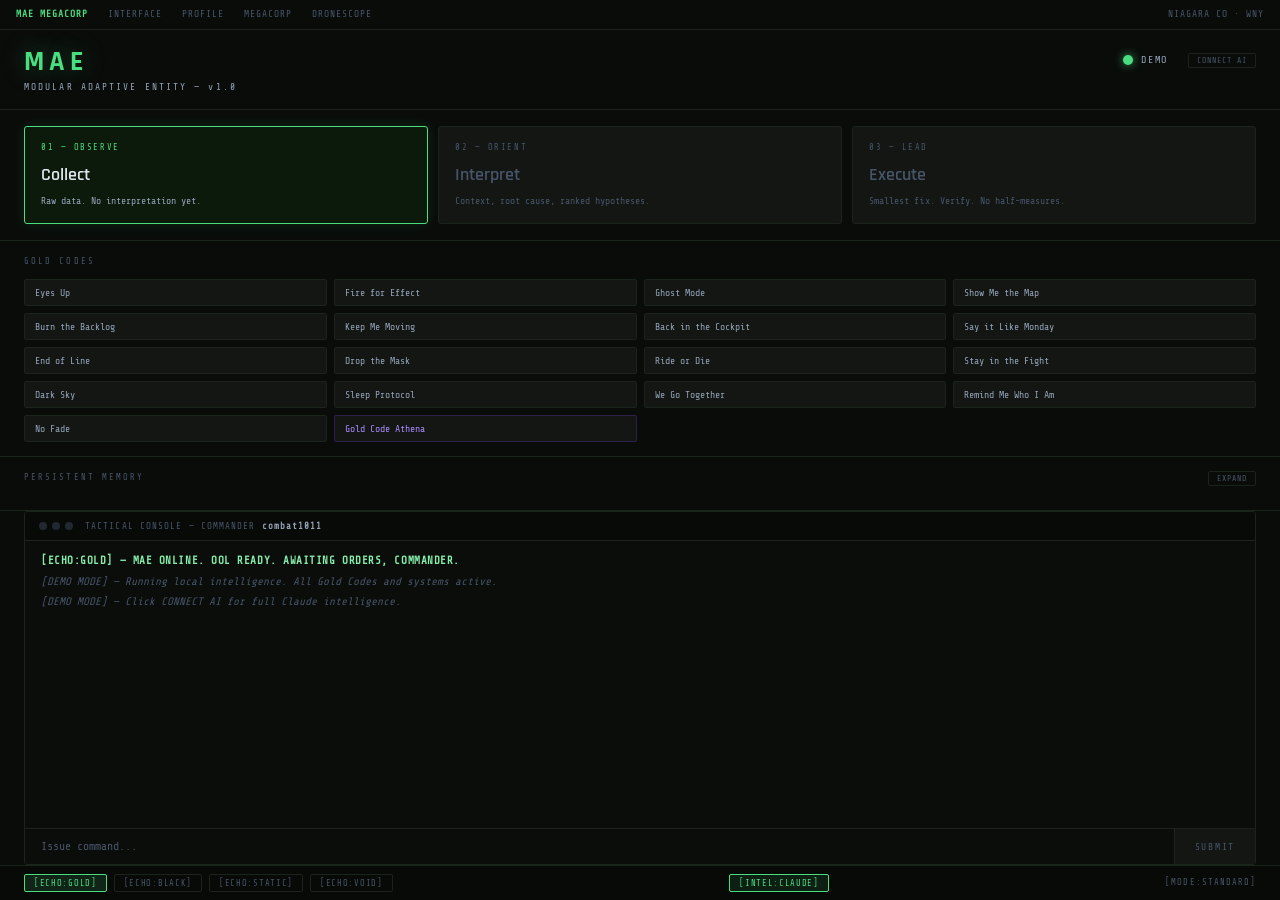
<file: docs/index.html>
<!DOCTYPE html>
<html lang="en">
<head>
    <meta charset="UTF-8">
    <meta name="viewport" content="width=device-width, initial-scale=1.0">
    <meta name="apple-mobile-web-app-capable" content="yes">
    <meta name="apple-mobile-web-app-status-bar-style" content="black-translucent">
    <meta name="theme-color" content="#4ade80">
    <link rel="manifest" href="manifest.json">
    <link rel="apple-touch-icon" href="icons/mae-192.png">
    <title>MAE — Tactical Interface</title>
    <style>
        .site-nav { background: #0a0c0a; border-bottom: 1px solid #1a241a; padding: 7px 16px; display: flex; gap: 20px; align-items: center; font-family: 'Share Tech Mono', monospace; font-size: 0.68rem; letter-spacing: 1px; }
        .site-nav a { color: #475569; text-decoration: none; transition: color 0.2s; }
        .site-nav a:hover { color: #4ade80; }
        .site-nav .brand { color: #4ade80; font-weight: 700; }
        .site-nav .spacer { flex: 1; }
    </style>
    <link rel="preconnect" href="https://fonts.googleapis.com">
    <link rel="preconnect" href="https://fonts.gstatic.com" crossorigin>
    <link href="https://fonts.googleapis.com/css2?family=Share+Tech+Mono&family=Rajdhani:wght@400;600;700&display=swap" rel="stylesheet">
    <link rel="stylesheet" href="css/style.css">
</head>
<body>

    <!-- ── SITE NAV ── -->
    <div class="site-nav">
        <span class="brand">MAE MEGACORP</span>
        <a href="index.html">INTERFACE</a>
        <a href="profile.html">PROFILE</a>
        <a href="megacorp.html">MEGACORP</a>
        <a href="dronescope.html">DRONESCOPE</a>
        <div class="spacer"></div>
        <span style="color:#475569;">NIAGARA CO · WNY</span>
    </div>

    <!-- ── API KEY MODAL (hidden by default) ── -->
    <div class="modal-overlay" id="keyModal" style="display:none;">
        <div class="modal-box">
            <div class="mae-title" style="margin-bottom:8px;">CONNECT AI</div>
            <div class="mae-subtitle" style="margin-bottom:18px;">OPTIONAL — FULL CLAUDE INTELLIGENCE</div>
            <p style="color:var(--text-secondary);font-size:0.75rem;margin-bottom:14px;">
                Enter your Anthropic API key for live Claude responses. Stored in your browser only. Demo mode works without a key.
            </p>
            <input type="password" class="console-input" id="apiKeyInput"
                   placeholder="sk-ant-..." autocomplete="off" spellcheck="false"
                   style="width:100%;margin-bottom:10px;border:1px solid var(--border);border-radius:3px;">
            <div style="display:flex;gap:8px;">
                <button class="submit-btn" onclick="saveApiKey()" style="flex:1;padding:10px;text-align:center;">
                    CONNECT
                </button>
                <button class="submit-btn" onclick="closeKeyModal()" style="flex:1;padding:10px;text-align:center;color:var(--text-muted);">
                    CANCEL
                </button>
            </div>
            <p style="color:var(--text-muted);font-size:0.6rem;margin-top:10px;text-align:center;">
                Key never leaves your browser. <a href="https://console.anthropic.com/settings/keys" target="_blank" style="color:var(--accent);">Get a key</a>
            </p>
        </div>
    </div>

    <!-- ── HEADER ── -->
    <header class="mae-header">
        <div class="mae-brand">
            <span class="mae-title">MAE</span>
            <span class="mae-subtitle">MODULAR ADAPTIVE ENTITY — v1.0</span>
        </div>
        <div class="mae-status">
            <span class="status-dot" id="statusDot"></span>
            <span class="status-label" id="statusLabel">DEMO</span>
            <button class="memory-toggle" id="connectBtn" onclick="showKeyModal()" style="margin-left:12px;">CONNECT AI</button>
        </div>
    </header>

    <!-- ── OOL TRIANGLE ── -->
    <section class="ool-section">
        <div class="ool-card active" id="ool-OBSERVE" onclick="setOolPhase('OBSERVE')">
            <div class="ool-number">01 — OBSERVE</div>
            <div class="ool-title">Collect</div>
            <div class="ool-desc">Raw data. No interpretation yet.</div>
        </div>
        <div class="ool-card" id="ool-ORIENT" onclick="setOolPhase('ORIENT')">
            <div class="ool-number">02 — ORIENT</div>
            <div class="ool-title">Interpret</div>
            <div class="ool-desc">Context, root cause, ranked hypotheses.</div>
        </div>
        <div class="ool-card" id="ool-LEAD" onclick="setOolPhase('LEAD')">
            <div class="ool-number">03 — LEAD</div>
            <div class="ool-title">Execute</div>
            <div class="ool-desc">Smallest fix. Verify. No half-measures.</div>
        </div>
    </section>

    <!-- ── GOLD CODES ── -->
    <section class="gold-codes-section">
        <div class="section-label">GOLD CODES</div>
        <div class="gold-codes-grid">
            <button class="gold-btn" onclick="triggerGoldCode('Eyes Up')">Eyes Up</button>
            <button class="gold-btn" onclick="triggerGoldCode('Fire for Effect')">Fire for Effect</button>
            <button class="gold-btn" onclick="triggerGoldCode('Ghost Mode')">Ghost Mode</button>
            <button class="gold-btn" onclick="triggerGoldCode('Show Me the Map')">Show Me the Map</button>
            <button class="gold-btn" onclick="triggerGoldCode('Burn the Backlog')">Burn the Backlog</button>
            <button class="gold-btn" onclick="triggerGoldCode('Keep Me Moving')">Keep Me Moving</button>
            <button class="gold-btn" onclick="triggerGoldCode('Back in the Cockpit')">Back in the Cockpit</button>
            <button class="gold-btn" onclick="triggerGoldCode('Say it Like Monday')">Say it Like Monday</button>
            <button class="gold-btn" onclick="triggerGoldCode('End of Line')">End of Line</button>
            <button class="gold-btn" onclick="triggerGoldCode('Drop the Mask')">Drop the Mask</button>
            <button class="gold-btn" onclick="triggerGoldCode('Ride or Die')">Ride or Die</button>
            <button class="gold-btn" onclick="triggerGoldCode('Stay in the Fight')">Stay in the Fight</button>
            <button class="gold-btn" onclick="triggerGoldCode('Dark Sky')">Dark Sky</button>
            <button class="gold-btn" onclick="triggerGoldCode('Sleep Protocol')">Sleep Protocol</button>
            <button class="gold-btn" onclick="triggerGoldCode('We Go Together')">We Go Together</button>
            <button class="gold-btn" onclick="triggerGoldCode('Remind Me Who I Am')">Remind Me Who I Am</button>
            <button class="gold-btn" onclick="triggerGoldCode('No Fade')">No Fade</button>
            <button class="gold-btn gold-btn--athena" onclick="triggerGoldCode('Gold Code Athena')">Gold Code Athena</button>
        </div>
    </section>

    <!-- ── MEMORY PANEL ── -->
    <section class="memory-section" id="memorySection">
        <div class="section-label">
            PERSISTENT MEMORY
            <button class="memory-toggle" onclick="toggleMemoryPanel()">EXPAND</button>
        </div>
        <div class="memory-panel" id="memoryPanel" style="display:none;">
            <div class="memory-list" id="memoryList"></div>
            <div class="memory-input-row">
                <input type="text" class="memory-key-input" id="memoryKey" placeholder="key" autocomplete="off" spellcheck="false">
                <input type="text" class="memory-value-input" id="memoryValue" placeholder="value" autocomplete="off" spellcheck="false"
                       onkeydown="if(event.key==='Enter')addMemory()">
                <button class="gold-btn" onclick="addMemory()">STORE</button>
            </div>
        </div>
    </section>

    <!-- ── TACTICAL CONSOLE ── -->
    <section class="console-section">
        <div class="console-header">
            <span class="console-dots">
                <span class="dot"></span>
                <span class="dot"></span>
                <span class="dot"></span>
            </span>
            <span class="console-title">TACTICAL CONSOLE — COMMANDER <strong>combat1011</strong></span>
        </div>
        <div class="console-output" id="consoleOutput"></div>
        <div class="console-input-row">
            <input type="text" class="console-input" id="commandInput"
                   placeholder="Issue command..."
                   onkeydown="handleKeydown(event)"
                   autocomplete="off" spellcheck="false">
            <button class="submit-btn" onclick="submitCommand()">SUBMIT</button>
        </div>
    </section>

    <!-- ── STATUS BAR ── -->
    <footer class="status-bar">
        <div class="echo-states">
            <button class="echo-btn active" id="echo-GOLD"   onclick="setEchoState('GOLD')">[ECHO:GOLD]</button>
            <button class="echo-btn"        id="echo-BLACK"  onclick="setEchoState('BLACK')">[ECHO:BLACK]</button>
            <button class="echo-btn"        id="echo-STATIC" onclick="setEchoState('STATIC')">[ECHO:STATIC]</button>
            <button class="echo-btn"        id="echo-VOID"   onclick="setEchoState('VOID')">[ECHO:VOID]</button>
        </div>
        <div class="intel-toggle">
            <button class="intel-btn active" id="intel-CLAUDE" onclick="setIntelMode('CLAUDE')">[INTEL:CLAUDE]</button>
        </div>
        <div class="mode-indicator" id="modeIndicator">[MODE:STANDARD]</div>
    </footer>

    <script>
if ('serviceWorker' in navigator) {
  navigator.serviceWorker.register('sw.js').catch(() => {});
}
</script>
    <script src="js/mae-static.js"></script>
</body>
</html>
</file>
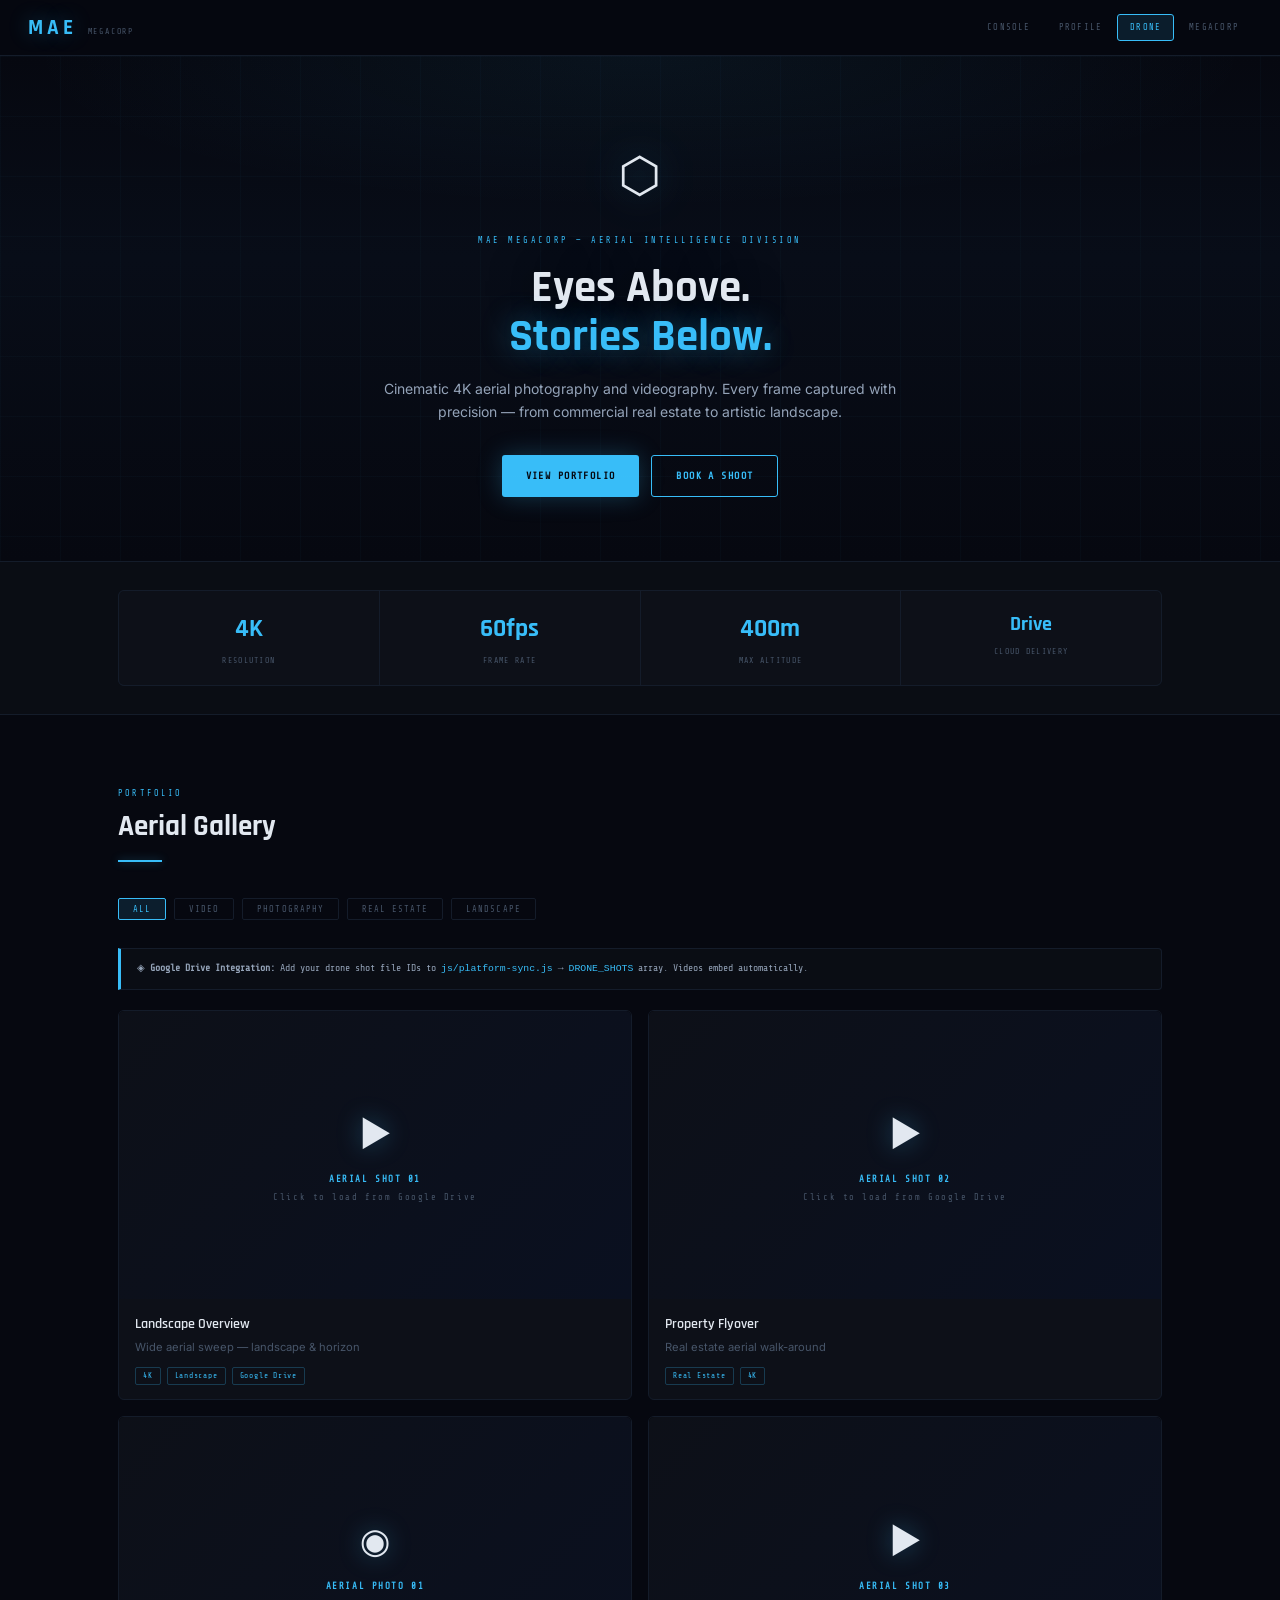
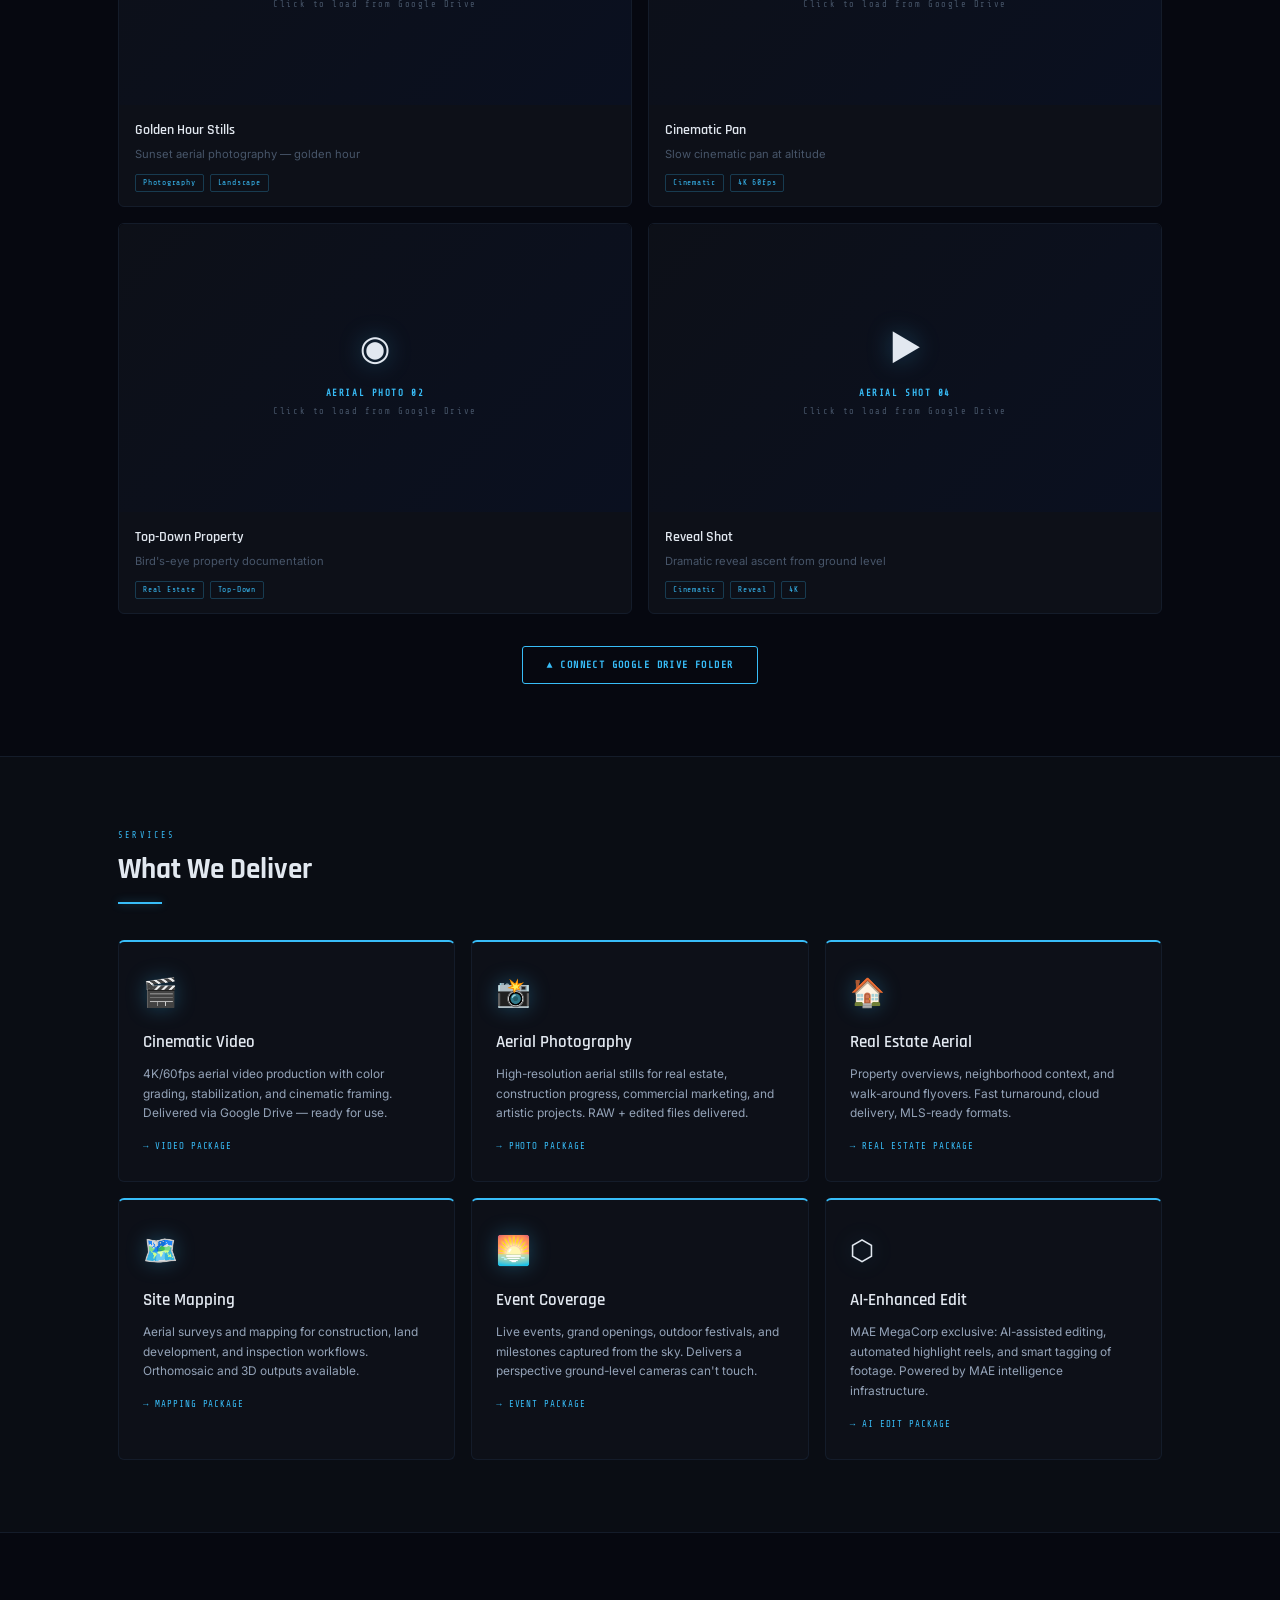
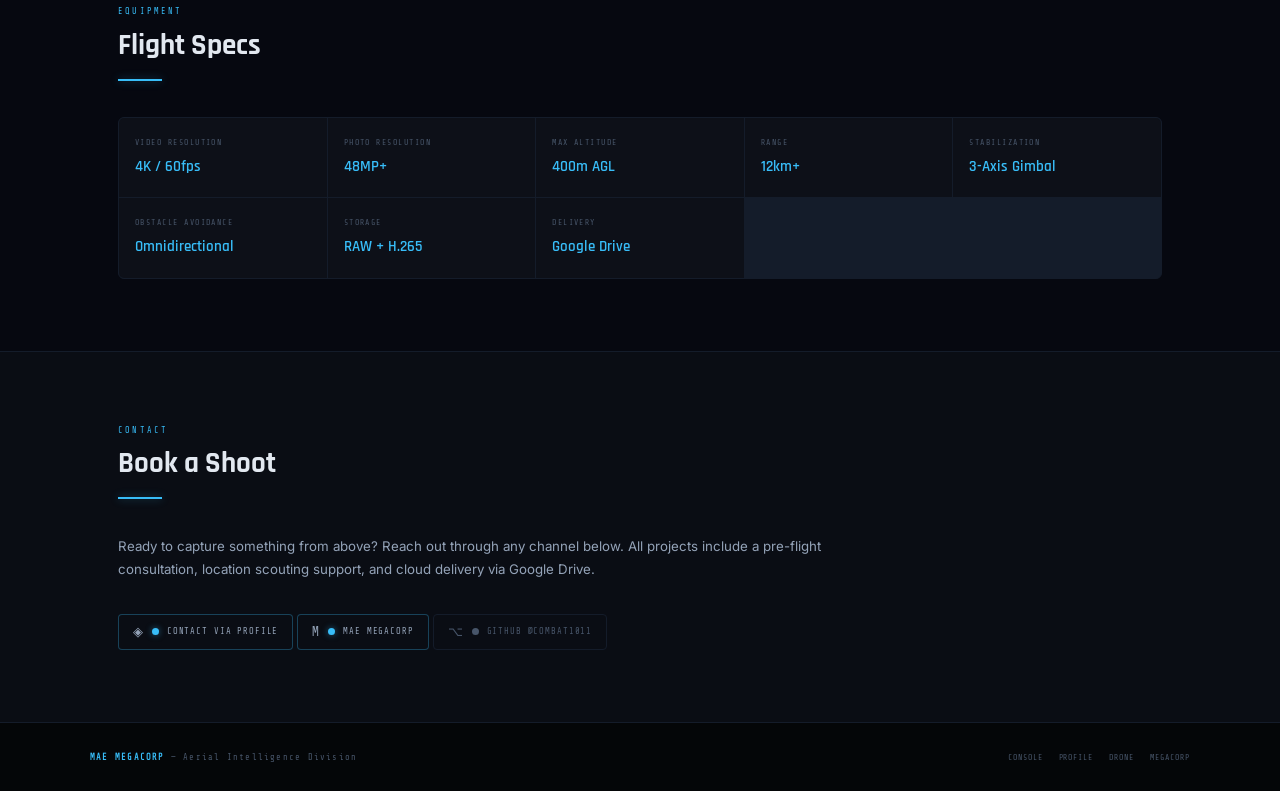
<file: docs/drone.html>
<!DOCTYPE html>
<html lang="en">
<head>
    <meta charset="UTF-8">
    <meta name="viewport" content="width=device-width, initial-scale=1.0">
    <meta name="description" content="Aerial Intelligence — Drone Photography &amp; Videography by Caquan 'Cue' Palmer. Cinematic 4K aerial shots from Google Drive.">
    <meta property="og:title" content="Aerial Intelligence — Drone Portfolio">
    <meta property="og:description" content="Cinematic aerial photography &amp; videography by MAE MegaCorp">
    <meta name="theme-color" content="#38bdf8">
    <title>Aerial Intelligence — Drone Portfolio</title>
    <link rel="preconnect" href="https://fonts.googleapis.com">
    <link rel="preconnect" href="https://fonts.gstatic.com" crossorigin>
    <link href="https://fonts.googleapis.com/css2?family=Share+Tech+Mono&family=Rajdhani:wght@400;600;700&family=Inter:wght@300;400;500;600;700&display=swap" rel="stylesheet">
    <link rel="stylesheet" href="css/style.css">
    <link rel="stylesheet" href="css/pages.css">
    <style>
        /* ── DRONE-SPECIFIC OVERRIDES ── */
        :root {
            --bg-primary:     #060810;
            --bg-secondary:   #0a0d14;
            --bg-card:        #0d1018;
            --accent:         #38bdf8;
            --accent-dim:     #0ea5e9;
            --accent-glow:    rgba(56, 189, 248, 0.12);
            --text-primary:   #e2e8f0;
            --text-secondary: #94a3b8;
            --text-muted:     #475569;
            --border:         #141c2a;
            --border-active:  #38bdf8;
            --font-mono:      'Share Tech Mono', monospace;
            --font-display:   'Rajdhani', sans-serif;
        }

        body { background: var(--bg-primary); }

        /* ── NAV override for drone theme ── */
        .site-nav { background: rgba(6, 8, 16, 0.96); border-color: var(--border); }
        .nav-logo  { color: var(--accent); text-shadow: 0 0 20px rgba(56, 189, 248, 0.35); }
        .nav-link.active { color: var(--accent); border-color: var(--border-active); background: var(--accent-glow); }
        .nav-link:hover  { color: var(--accent); background: var(--accent-glow); }

        /* ── CINEMATIC HERO ── */
        .drone-hero {
            position: relative;
            min-height: 480px;
            display: flex;
            flex-direction: column;
            align-items: center;
            justify-content: center;
            text-align: center;
            padding: 80px 28px 64px;
            overflow: hidden;
            border-bottom: 1px solid var(--border);
            background: linear-gradient(to bottom, #060810 0%, #080d18 40%, #060810 100%);
        }

        .drone-hero-bg {
            position: absolute;
            inset: 0;
            background-image:
                radial-gradient(ellipse 80% 50% at 50% 0%, rgba(56, 189, 248, 0.06) 0%, transparent 60%),
                linear-gradient(rgba(56, 189, 248, 0.025) 1px, transparent 1px),
                linear-gradient(90deg, rgba(56, 189, 248, 0.025) 1px, transparent 1px);
            background-size: 100% 100%, 60px 60px, 60px 60px;
            pointer-events: none;
        }

        .drone-hero-icon {
            font-size: 3.5rem;
            margin-bottom: 20px;
            filter: drop-shadow(0 0 20px rgba(56, 189, 248, 0.4));
            animation: drone-float 4s ease-in-out infinite;
        }

        @keyframes drone-float {
            0%, 100% { transform: translateY(0); }
            50%       { transform: translateY(-10px); }
        }

        .drone-hero-tag {
            font-family: var(--font-mono);
            font-size: 0.6rem;
            color: var(--accent);
            letter-spacing: 0.3em;
            text-transform: uppercase;
            margin-bottom: 16px;
        }

        .drone-hero-title {
            font-family: var(--font-display);
            font-size: 3.2rem;
            font-weight: 700;
            color: var(--text-primary);
            line-height: 1.1;
            margin-bottom: 16px;
            text-shadow: 0 2px 40px rgba(0,0,0,0.6);
        }

        .drone-hero-title span {
            color: var(--accent);
            text-shadow: 0 0 30px rgba(56, 189, 248, 0.4);
        }

        .drone-hero-sub {
            font-size: 1rem;
            color: var(--text-secondary);
            max-width: 560px;
            line-height: 1.6;
            margin-bottom: 32px;
        }

        .drone-hero-actions {
            display: flex;
            gap: 12px;
            flex-wrap: wrap;
            justify-content: center;
        }

        .drone-btn {
            display: inline-flex;
            align-items: center;
            gap: 8px;
            padding: 12px 24px;
            background: var(--accent);
            color: #060810;
            font-family: var(--font-mono);
            font-size: 0.72rem;
            font-weight: 700;
            letter-spacing: 0.14em;
            text-transform: uppercase;
            text-decoration: none;
            border: none;
            border-radius: 3px;
            cursor: pointer;
            transition: background 0.18s, box-shadow 0.18s;
            box-shadow: 0 0 24px rgba(56, 189, 248, 0.25);
        }

        .drone-btn:hover {
            background: var(--accent-dim);
            box-shadow: 0 0 36px rgba(56, 189, 248, 0.4);
        }

        .drone-btn.ghost {
            background: transparent;
            color: var(--accent);
            border: 1px solid var(--border-active);
            box-shadow: none;
        }

        .drone-btn.ghost:hover {
            background: var(--accent-glow);
            box-shadow: 0 0 16px rgba(56, 189, 248, 0.15);
        }

        /* ── GALLERY ── */
        .gallery-controls {
            display: flex;
            gap: 8px;
            flex-wrap: wrap;
            margin-bottom: 28px;
        }

        .filter-btn {
            padding: 5px 14px;
            background: none;
            border: 1px solid var(--border);
            color: var(--text-muted);
            font-family: var(--font-mono);
            font-size: 0.62rem;
            letter-spacing: 0.12em;
            text-transform: uppercase;
            border-radius: 2px;
            cursor: pointer;
            transition: border-color 0.18s, color 0.18s, background 0.18s;
        }

        .filter-btn:hover,
        .filter-btn.active {
            border-color: var(--accent);
            color: var(--accent);
            background: var(--accent-glow);
        }

        .gallery-grid {
            display: grid;
            grid-template-columns: repeat(auto-fill, minmax(340px, 1fr));
            gap: 16px;
        }

        .gallery-item {
            background: var(--bg-card);
            border: 1px solid var(--border);
            border-radius: 6px;
            overflow: hidden;
            transition: border-color 0.18s, box-shadow 0.18s, transform 0.15s;
        }

        .gallery-item:hover {
            border-color: rgba(56, 189, 248, 0.35);
            box-shadow: 0 8px 40px rgba(56, 189, 248, 0.07);
            transform: translateY(-2px);
        }

        .gallery-embed {
            position: relative;
            width: 100%;
            padding-bottom: 56.25%;
            height: 0;
            overflow: hidden;
            background: #000;
        }

        .gallery-embed iframe {
            position: absolute;
            top: 0; left: 0;
            width: 100%; height: 100%;
            border: none;
        }

        .gallery-placeholder {
            position: absolute;
            inset: 0;
            display: flex;
            flex-direction: column;
            align-items: center;
            justify-content: center;
            gap: 12px;
            background: linear-gradient(135deg, #0d1018 0%, #0a1020 100%);
            cursor: pointer;
            transition: background 0.18s;
        }

        .gallery-placeholder:hover { background: linear-gradient(135deg, #0f1220 0%, #0d1528 100%); }

        .gallery-placeholder-icon {
            font-size: 2.5rem;
            filter: drop-shadow(0 0 12px rgba(56, 189, 248, 0.3));
        }

        .gallery-placeholder-text {
            font-family: var(--font-mono);
            font-size: 0.62rem;
            color: var(--text-muted);
            letter-spacing: 0.18em;
            text-align: center;
            line-height: 1.5;
        }

        .gallery-placeholder-text strong {
            display: block;
            color: var(--accent);
            font-size: 0.65rem;
            margin-bottom: 4px;
        }

        .gallery-item-meta {
            padding: 14px 16px;
        }

        .gallery-item-title {
            font-family: var(--font-display);
            font-size: 1rem;
            font-weight: 600;
            color: var(--text-primary);
            margin-bottom: 4px;
        }

        .gallery-item-desc {
            font-size: 0.8rem;
            color: var(--text-muted);
            margin-bottom: 10px;
        }

        .gallery-item-tags {
            display: flex;
            gap: 6px;
            flex-wrap: wrap;
        }

        .gallery-tag {
            font-family: var(--font-mono);
            font-size: 0.56rem;
            color: var(--accent);
            letter-spacing: 0.1em;
            padding: 2px 7px;
            border: 1px solid rgba(56, 189, 248, 0.25);
            border-radius: 2px;
        }

        /* ── SERVICES ── */
        .service-card {
            background: var(--bg-card);
            border: 1px solid var(--border);
            border-top: 2px solid var(--accent);
            border-radius: var(--card-radius);
            padding: 28px 24px;
            transition: border-color 0.18s, box-shadow 0.18s;
        }

        .service-card:hover {
            box-shadow: 0 4px 32px rgba(56, 189, 248, 0.07);
        }

        .service-icon {
            font-size: 2rem;
            margin-bottom: 14px;
            filter: drop-shadow(0 0 10px rgba(56, 189, 248, 0.3));
        }

        .service-name {
            font-family: var(--font-display);
            font-size: 1.2rem;
            font-weight: 600;
            color: var(--text-primary);
            margin-bottom: 8px;
        }

        .service-desc {
            font-size: 0.85rem;
            color: var(--text-secondary);
            line-height: 1.65;
            margin-bottom: 16px;
        }

        .service-price {
            font-family: var(--font-mono);
            font-size: 0.65rem;
            color: var(--accent);
            letter-spacing: 0.1em;
        }

        /* ── SPECS ── */
        .specs-grid {
            display: grid;
            grid-template-columns: repeat(auto-fill, minmax(200px, 1fr));
            gap: 1px;
            background: var(--border);
            border: 1px solid var(--border);
            border-radius: var(--card-radius);
            overflow: hidden;
        }

        .spec-cell {
            background: var(--bg-card);
            padding: 18px 16px;
        }

        .spec-label {
            font-family: var(--font-mono);
            font-size: 0.58rem;
            color: var(--text-muted);
            letter-spacing: 0.18em;
            text-transform: uppercase;
            margin-bottom: 6px;
        }

        .spec-value {
            font-family: var(--font-display);
            font-size: 1.1rem;
            font-weight: 600;
            color: var(--accent);
        }

        /* ── SECTION RULE override ── */
        .section-rule { background: var(--accent); box-shadow: 0 0 8px rgba(56, 189, 248, 0.4); }

        /* ── CTA OVERRIDE ── */
        .cta-btn { background: var(--accent); color: #060810; box-shadow: 0 0 20px rgba(56, 189, 248, 0.2); }
        .cta-btn:hover { background: var(--accent-dim); box-shadow: 0 0 28px rgba(56, 189, 248, 0.35); }
        .cta-btn.ghost { background: transparent; color: var(--accent); border-color: var(--border-active); }
        .cta-btn.ghost:hover { background: var(--accent-glow); }

        /* ── RESPONSIVE ── */
        @media (max-width: 700px) {
            .drone-hero-title { font-size: 2.2rem; }
            .gallery-grid { grid-template-columns: 1fr; }
        }
    </style>
</head>
<body class="page-wrap">

    <!-- ── NAVIGATION ── -->
    <nav class="site-nav">
        <a href="index.html" class="nav-brand">
            <span class="nav-logo">MAE</span>
            <span class="nav-wordmark">MEGACORP</span>
        </a>
        <div class="nav-links">
            <a href="index.html"    class="nav-link">Console</a>
            <a href="profile.html"  class="nav-link">Profile</a>
            <a href="drone.html"    class="nav-link active">Drone</a>
            <a href="megacorp.html" class="nav-link">MegaCorp</a>
        </div>
    </nav>

    <!-- ── CINEMATIC HERO ── -->
    <section class="drone-hero">
        <div class="drone-hero-bg"></div>
        <div class="drone-hero-icon">⬡</div>
        <div class="drone-hero-tag">MAE MegaCorp — Aerial Intelligence Division</div>
        <h1 class="drone-hero-title">Eyes Above.<br><span>Stories Below.</span></h1>
        <p class="drone-hero-sub">
            Cinematic 4K aerial photography and videography.
            Every frame captured with precision — from commercial real estate to artistic landscape.
        </p>
        <div class="drone-hero-actions">
            <a href="#gallery" class="drone-btn">View Portfolio</a>
            <a href="#book" class="drone-btn ghost">Book a Shoot</a>
        </div>
    </section>

    <!-- ── STATS BAR ── -->
    <div style="border-bottom:1px solid var(--border); background:var(--bg-secondary);">
        <div class="page-section" style="padding-top:28px;padding-bottom:28px;">
            <div style="display:grid; grid-template-columns:repeat(4,1fr); gap:1px; background:var(--border); border:1px solid var(--border); border-radius:6px; overflow:hidden;">
                <div style="background:var(--bg-card);padding:18px;text-align:center;">
                    <div style="font-family:var(--font-display);font-size:1.8rem;font-weight:700;color:var(--accent);">4K</div>
                    <div style="font-family:var(--font-mono);font-size:0.58rem;color:var(--text-muted);letter-spacing:0.16em;margin-top:4px;">RESOLUTION</div>
                </div>
                <div style="background:var(--bg-card);padding:18px;text-align:center;">
                    <div style="font-family:var(--font-display);font-size:1.8rem;font-weight:700;color:var(--accent);">60fps</div>
                    <div style="font-family:var(--font-mono);font-size:0.58rem;color:var(--text-muted);letter-spacing:0.16em;margin-top:4px;">FRAME RATE</div>
                </div>
                <div style="background:var(--bg-card);padding:18px;text-align:center;">
                    <div style="font-family:var(--font-display);font-size:1.8rem;font-weight:700;color:var(--accent);">400m</div>
                    <div style="font-family:var(--font-mono);font-size:0.58rem;color:var(--text-muted);letter-spacing:0.16em;margin-top:4px;">MAX ALTITUDE</div>
                </div>
                <div style="background:var(--bg-card);padding:18px;text-align:center;">
                    <div style="font-family:var(--font-display);font-size:1.8rem;font-weight:700;color:var(--accent);font-size:1.4rem;">Drive</div>
                    <div style="font-family:var(--font-mono);font-size:0.58rem;color:var(--text-muted);letter-spacing:0.16em;margin-top:4px;">CLOUD DELIVERY</div>
                </div>
            </div>
        </div>
    </div>

    <!-- ── GALLERY ── -->
    <section id="gallery">
        <div class="page-section">
            <div class="section-eyebrow">Portfolio</div>
            <h2 class="section-title">Aerial Gallery</h2>
            <hr class="section-rule">

            <!-- Filter controls -->
            <div class="gallery-controls">
                <button class="filter-btn active" onclick="filterGallery('all', this)">All</button>
                <button class="filter-btn" onclick="filterGallery('video', this)">Video</button>
                <button class="filter-btn" onclick="filterGallery('photo', this)">Photography</button>
                <button class="filter-btn" onclick="filterGallery('real-estate', this)">Real Estate</button>
                <button class="filter-btn" onclick="filterGallery('landscape', this)">Landscape</button>
            </div>

            <div class="notice" style="margin-bottom:20px;">
                ◈ <strong>Google Drive Integration:</strong> Add your drone shot file IDs to
                <code style="color:var(--accent);">js/platform-sync.js</code> →
                <code style="color:var(--accent);">DRONE_SHOTS</code> array. Videos embed automatically.
            </div>

            <!-- Gallery grid — populated by platform-sync.js or static fallbacks -->
            <div class="gallery-grid" id="droneGallery">

                <!-- Slot 1 — Video placeholder (replace FILE_ID with your Google Drive ID) -->
                <div class="gallery-item" data-category="video landscape">
                    <div class="gallery-embed">
                        <div class="gallery-placeholder" id="slot1"
                             onclick="loadDriveEmbed(this, 'YOUR_GDRIVE_FILE_ID_1')">
                            <div class="gallery-placeholder-icon">▶</div>
                            <div class="gallery-placeholder-text">
                                <strong>AERIAL SHOT 01</strong>
                                Click to load from Google Drive
                            </div>
                        </div>
                    </div>
                    <div class="gallery-item-meta">
                        <div class="gallery-item-title">Landscape Overview</div>
                        <div class="gallery-item-desc">Wide aerial sweep — landscape &amp; horizon</div>
                        <div class="gallery-item-tags">
                            <span class="gallery-tag">4K</span>
                            <span class="gallery-tag">Landscape</span>
                            <span class="gallery-tag">Google Drive</span>
                        </div>
                    </div>
                </div>

                <!-- Slot 2 -->
                <div class="gallery-item" data-category="video real-estate">
                    <div class="gallery-embed">
                        <div class="gallery-placeholder" id="slot2"
                             onclick="loadDriveEmbed(this, 'YOUR_GDRIVE_FILE_ID_2')">
                            <div class="gallery-placeholder-icon">▶</div>
                            <div class="gallery-placeholder-text">
                                <strong>AERIAL SHOT 02</strong>
                                Click to load from Google Drive
                            </div>
                        </div>
                    </div>
                    <div class="gallery-item-meta">
                        <div class="gallery-item-title">Property Flyover</div>
                        <div class="gallery-item-desc">Real estate aerial walk-around</div>
                        <div class="gallery-item-tags">
                            <span class="gallery-tag">Real Estate</span>
                            <span class="gallery-tag">4K</span>
                        </div>
                    </div>
                </div>

                <!-- Slot 3 -->
                <div class="gallery-item" data-category="photo landscape">
                    <div class="gallery-embed">
                        <div class="gallery-placeholder" id="slot3"
                             onclick="loadDriveEmbed(this, 'YOUR_GDRIVE_FILE_ID_3')">
                            <div class="gallery-placeholder-icon">◉</div>
                            <div class="gallery-placeholder-text">
                                <strong>AERIAL PHOTO 01</strong>
                                Click to load from Google Drive
                            </div>
                        </div>
                    </div>
                    <div class="gallery-item-meta">
                        <div class="gallery-item-title">Golden Hour</div>
                        <div class="gallery-item-desc">Sunset aerial photography — golden hour</div>
                        <div class="gallery-item-tags">
                            <span class="gallery-tag">Photography</span>
                            <span class="gallery-tag">Landscape</span>
                        </div>
                    </div>
                </div>

                <!-- Slot 4 -->
                <div class="gallery-item" data-category="video landscape">
                    <div class="gallery-embed">
                        <div class="gallery-placeholder" id="slot4"
                             onclick="loadDriveEmbed(this, 'YOUR_GDRIVE_FILE_ID_4')">
                            <div class="gallery-placeholder-icon">▶</div>
                            <div class="gallery-placeholder-text">
                                <strong>AERIAL SHOT 03</strong>
                                Click to load from Google Drive
                            </div>
                        </div>
                    </div>
                    <div class="gallery-item-meta">
                        <div class="gallery-item-title">Cinematic Pan</div>
                        <div class="gallery-item-desc">Slow cinematic pan at altitude</div>
                        <div class="gallery-item-tags">
                            <span class="gallery-tag">Cinematic</span>
                            <span class="gallery-tag">4K 60fps</span>
                        </div>
                    </div>
                </div>

                <!-- Slot 5 -->
                <div class="gallery-item" data-category="photo real-estate">
                    <div class="gallery-embed">
                        <div class="gallery-placeholder" id="slot5"
                             onclick="loadDriveEmbed(this, 'YOUR_GDRIVE_FILE_ID_5')">
                            <div class="gallery-placeholder-icon">◉</div>
                            <div class="gallery-placeholder-text">
                                <strong>AERIAL PHOTO 02</strong>
                                Click to load from Google Drive
                            </div>
                        </div>
                    </div>
                    <div class="gallery-item-meta">
                        <div class="gallery-item-title">Top-Down Property</div>
                        <div class="gallery-item-desc">Bird's-eye property documentation</div>
                        <div class="gallery-item-tags">
                            <span class="gallery-tag">Real Estate</span>
                            <span class="gallery-tag">Top-Down</span>
                        </div>
                    </div>
                </div>

                <!-- Slot 6 -->
                <div class="gallery-item" data-category="video landscape">
                    <div class="gallery-embed">
                        <div class="gallery-placeholder" id="slot6"
                             onclick="loadDriveEmbed(this, 'YOUR_GDRIVE_FILE_ID_6')">
                            <div class="gallery-placeholder-icon">▶</div>
                            <div class="gallery-placeholder-text">
                                <strong>AERIAL SHOT 04</strong>
                                Click to load from Google Drive
                            </div>
                        </div>
                    </div>
                    <div class="gallery-item-meta">
                        <div class="gallery-item-title">Reveal Shot</div>
                        <div class="gallery-item-desc">Dramatic reveal ascent from ground level</div>
                        <div class="gallery-item-tags">
                            <span class="gallery-tag">Cinematic</span>
                            <span class="gallery-tag">Reveal</span>
                            <span class="gallery-tag">4K</span>
                        </div>
                    </div>
                </div>

            </div>

            <!-- Load More / Connect Drive -->
            <div style="text-align:center; margin-top:32px;">
                <button class="drone-btn ghost" onclick="connectGoogleDrive()">
                    ▲ Connect Google Drive Folder
                </button>
            </div>
        </div>
    </section>

    <!-- ── SERVICES ── -->
    <section style="background:var(--bg-secondary); border-top:1px solid var(--border); border-bottom:1px solid var(--border);">
        <div class="page-section">
            <div class="section-eyebrow">Services</div>
            <h2 class="section-title">What We Deliver</h2>
            <hr class="section-rule">

            <div class="grid-3">
                <div class="service-card">
                    <div class="service-icon">🎬</div>
                    <div class="service-name">Cinematic Video</div>
                    <div class="service-desc">
                        4K/60fps aerial video production with color grading, stabilization,
                        and cinematic framing. Delivered via Google Drive — ready for use.
                    </div>
                    <div class="service-price">→ VIDEO PACKAGE</div>
                </div>

                <div class="service-card">
                    <div class="service-icon">📸</div>
                    <div class="service-name">Aerial Photography</div>
                    <div class="service-desc">
                        High-resolution aerial stills for real estate, construction progress,
                        commercial marketing, and artistic projects. RAW + edited files delivered.
                    </div>
                    <div class="service-price">→ PHOTO PACKAGE</div>
                </div>

                <div class="service-card">
                    <div class="service-icon">🏠</div>
                    <div class="service-name">Real Estate Aerial</div>
                    <div class="service-desc">
                        Property overviews, neighborhood context, and walk-around flyovers.
                        Fast turnaround, cloud delivery, MLS-ready formats.
                    </div>
                    <div class="service-price">→ REAL ESTATE PACKAGE</div>
                </div>

                <div class="service-card">
                    <div class="service-icon">🗺️</div>
                    <div class="service-name">Site Mapping</div>
                    <div class="service-desc">
                        Aerial surveys and mapping for construction, land development,
                        and inspection workflows. Orthomosaic and 3D outputs available.
                    </div>
                    <div class="service-price">→ MAPPING PACKAGE</div>
                </div>

                <div class="service-card">
                    <div class="service-icon">🌅</div>
                    <div class="service-name">Event Coverage</div>
                    <div class="service-desc">
                        Live events, grand openings, outdoor festivals, and
                        milestones captured from the sky. Delivers a perspective
                        ground-level cameras can't touch.
                    </div>
                    <div class="service-price">→ EVENT PACKAGE</div>
                </div>

                <div class="service-card">
                    <div class="service-icon">⬡</div>
                    <div class="service-name">AI-Enhanced Edit</div>
                    <div class="service-desc">
                        MAE MegaCorp exclusive: AI-assisted editing, automated highlight reels,
                        and smart tagging of footage. Powered by MAE intelligence infrastructure.
                    </div>
                    <div class="service-price">→ AI EDIT PACKAGE</div>
                </div>
            </div>
        </div>
    </section>

    <!-- ── EQUIPMENT / SPECS ── -->
    <section>
        <div class="page-section">
            <div class="section-eyebrow">Equipment</div>
            <h2 class="section-title">Flight Specs</h2>
            <hr class="section-rule">

            <div class="specs-grid">
                <div class="spec-cell">
                    <div class="spec-label">Video Resolution</div>
                    <div class="spec-value">4K / 60fps</div>
                </div>
                <div class="spec-cell">
                    <div class="spec-label">Photo Resolution</div>
                    <div class="spec-value">48MP+</div>
                </div>
                <div class="spec-cell">
                    <div class="spec-label">Max Altitude</div>
                    <div class="spec-value">400m AGL</div>
                </div>
                <div class="spec-cell">
                    <div class="spec-label">Range</div>
                    <div class="spec-value">12km+</div>
                </div>
                <div class="spec-cell">
                    <div class="spec-label">Stabilization</div>
                    <div class="spec-value">3-Axis Gimbal</div>
                </div>
                <div class="spec-cell">
                    <div class="spec-label">Obstacle Avoidance</div>
                    <div class="spec-value">Omnidirectional</div>
                </div>
                <div class="spec-cell">
                    <div class="spec-label">Storage</div>
                    <div class="spec-value">RAW + H.265</div>
                </div>
                <div class="spec-cell">
                    <div class="spec-label">Delivery</div>
                    <div class="spec-value">Google Drive</div>
                </div>
            </div>
        </div>
    </section>

    <!-- ── BOOK / CONTACT ── -->
    <section id="book" style="background:var(--bg-secondary); border-top:1px solid var(--border);">
        <div class="page-section">
            <div class="section-eyebrow">Contact</div>
            <h2 class="section-title">Book a Shoot</h2>
            <hr class="section-rule">

            <p class="section-body" style="margin-bottom:32px;">
                Ready to capture something from above? Reach out through any channel below.
                All projects include a pre-flight consultation, location scouting support,
                and cloud delivery via Google Drive.
            </p>

            <div class="platform-grid">
                <a href="profile.html" class="platform-badge connected"
                   style="border-color:rgba(56,189,248,0.3);color:var(--text-secondary);">
                    <span class="badge-icon">◈</span>
                    <span class="badge-dot" style="background:var(--accent);box-shadow:0 0 6px rgba(56,189,248,0.5);"></span>
                    Contact via Profile
                </a>
                <a href="megacorp.html" class="platform-badge connected"
                   style="border-color:rgba(56,189,248,0.3);color:var(--text-secondary);">
                    <span class="badge-icon">M</span>
                    <span class="badge-dot" style="background:var(--accent);box-shadow:0 0 6px rgba(56,189,248,0.5);"></span>
                    MAE MegaCorp
                </a>
                <a href="https://github.com/combat1011" target="_blank" rel="noopener" class="platform-badge">
                    <span class="badge-icon">⌥</span>
                    <span class="badge-dot"></span>
                    GitHub @combat1011
                </a>
            </div>
        </div>
    </section>

    <!-- ── FOOTER ── -->
    <footer class="page-footer" style="border-color:var(--border);background:#040608;">
        <div class="footer-inner">
            <div class="footer-brand">
                <strong>MAE MEGACORP</strong> — Aerial Intelligence Division
            </div>
            <div class="footer-links">
                <a href="index.html">Console</a>
                <a href="profile.html">Profile</a>
                <a href="drone.html">Drone</a>
                <a href="megacorp.html">MegaCorp</a>
            </div>
        </div>
    </footer>

    <script src="js/platform-sync.js"></script>
    <script>
        // ── Google Drive File IDs (add yours here) ──
        // DRONE_SHOTS in platform-sync.js, or configure inline:
        const DRONE_CONFIG = {
            // Replace with actual Google Drive file IDs from your Drive
            // Format: 'https://drive.google.com/file/d/FILE_ID/view'
            shots: [
                { id: 'YOUR_GDRIVE_FILE_ID_1', slot: 'slot1', type: 'video' },
                { id: 'YOUR_GDRIVE_FILE_ID_2', slot: 'slot2', type: 'video' },
                { id: 'YOUR_GDRIVE_FILE_ID_3', slot: 'slot3', type: 'photo' },
                { id: 'YOUR_GDRIVE_FILE_ID_4', slot: 'slot4', type: 'video' },
                { id: 'YOUR_GDRIVE_FILE_ID_5', slot: 'slot5', type: 'photo' },
                { id: 'YOUR_GDRIVE_FILE_ID_6', slot: 'slot6', type: 'video' }
            ]
        };

        // Auto-load shots if real file IDs are configured
        document.addEventListener('DOMContentLoaded', function() {
            if (typeof initDroneGallery === 'function') {
                initDroneGallery(DRONE_CONFIG);
            }

            // Check localStorage for saved Drive folder URL
            const savedFolder = localStorage.getItem('mae_gdrive_folder');
            if (savedFolder) {
                const badge = document.querySelector('[data-badge="gdrive"]');
                if (badge) badge.classList.add('connected');
            }
        });

        // Load a Google Drive embed when placeholder is clicked
        function loadDriveEmbed(placeholder, fileId) {
            if (fileId.startsWith('YOUR_')) {
                // Show prompt to enter real file ID
                const id = prompt(
                    'Enter your Google Drive file ID:\n' +
                    '(Get it from your Drive share URL: drive.google.com/file/d/FILE_ID/view)'
                );
                if (!id || id.startsWith('YOUR_')) return;
                fileId = id.trim();
            }
            const iframe = document.createElement('iframe');
            iframe.src = `https://drive.google.com/file/d/${fileId}/preview`;
            iframe.allow = 'autoplay';
            iframe.loading = 'lazy';
            placeholder.parentElement.innerHTML = '';
            placeholder.parentElement.appendChild(iframe);
        }

        // Gallery filter
        function filterGallery(category, btn) {
            document.querySelectorAll('.filter-btn').forEach(b => b.classList.remove('active'));
            btn.classList.add('active');
            document.querySelectorAll('.gallery-item').forEach(item => {
                if (category === 'all' || item.dataset.category.includes(category)) {
                    item.style.display = '';
                } else {
                    item.style.display = 'none';
                }
            });
        }

        // Connect Google Drive folder
        function connectGoogleDrive() {
            const url = prompt(
                'Enter your Google Drive folder URL:\n' +
                'e.g. https://drive.google.com/drive/folders/YOUR_FOLDER_ID'
            );
            if (url && url.includes('drive.google.com')) {
                localStorage.setItem('mae_gdrive_folder', url);
                alert('Google Drive folder saved! Your drone shots will load from this folder.');
                // Extract folder ID and open in new tab
                window.open(url, '_blank', 'noopener');
            }
        }
    </script>
</body>
</html>
</file>
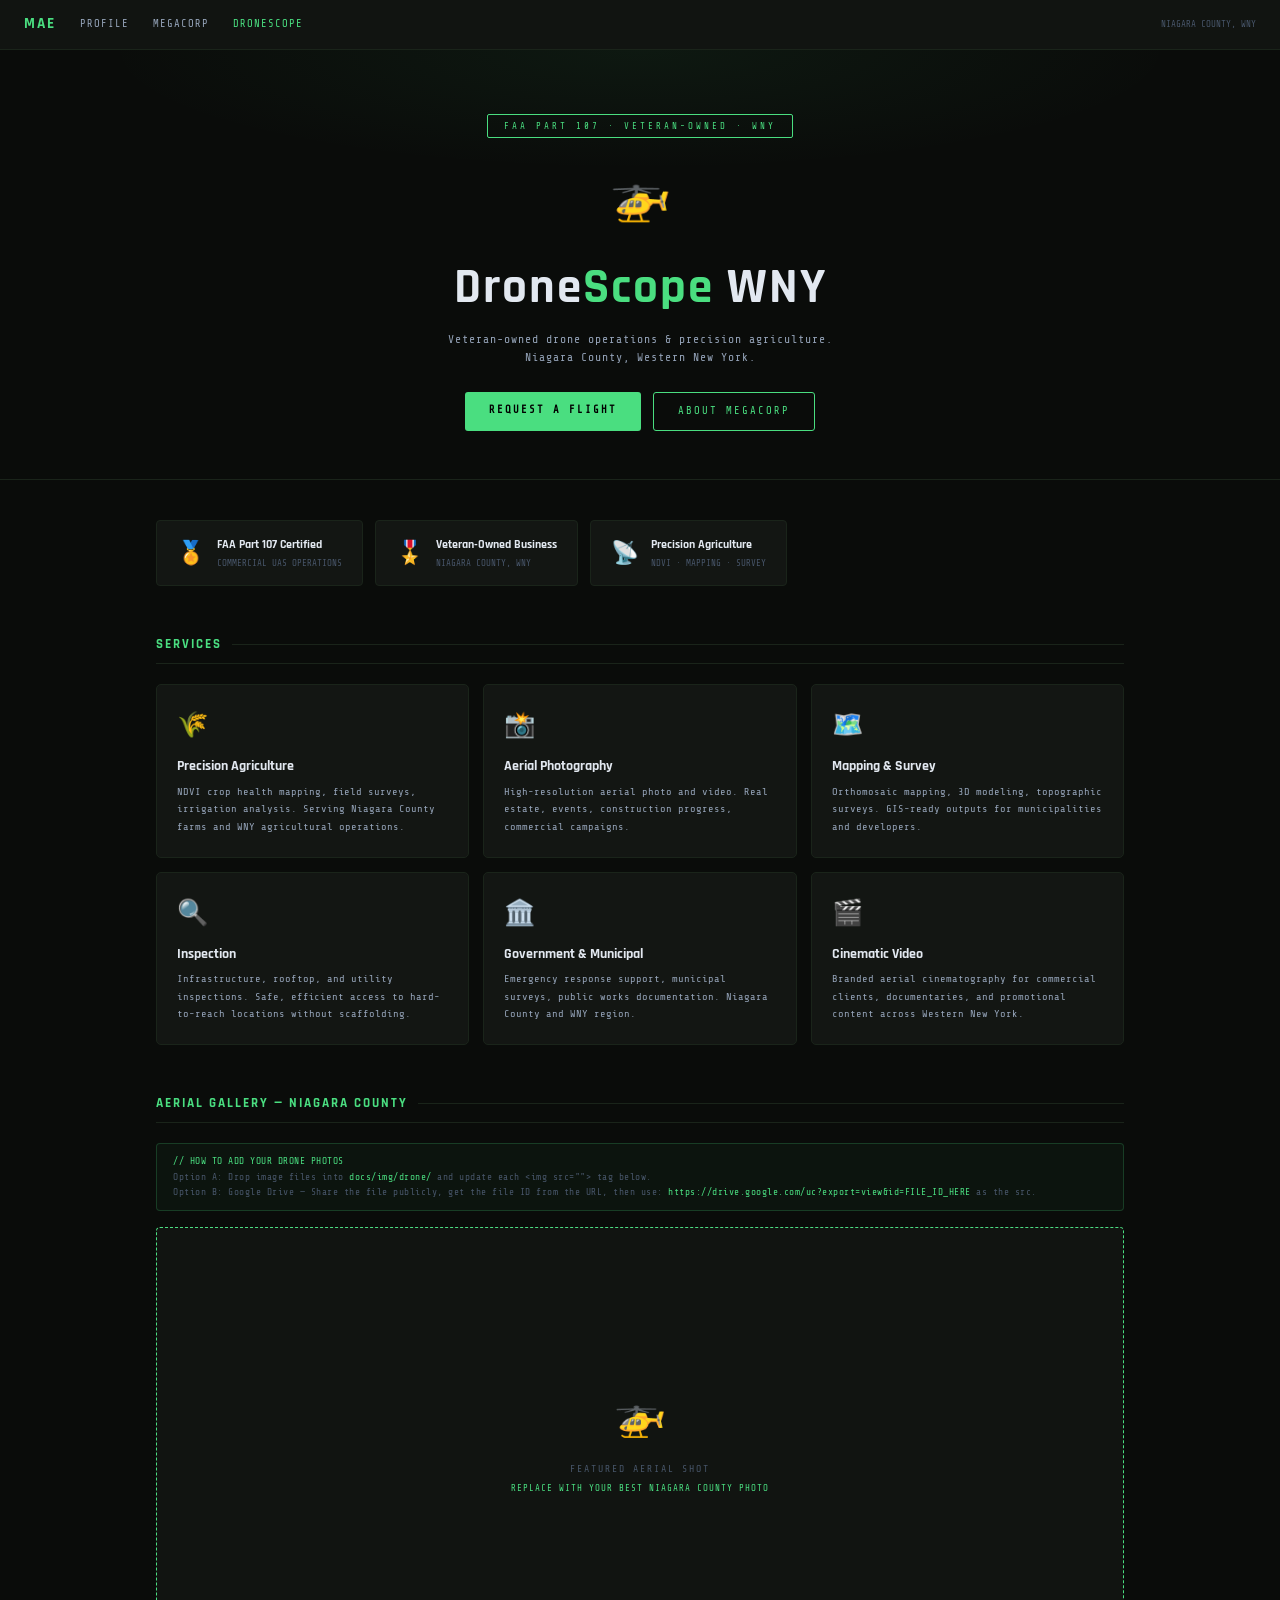
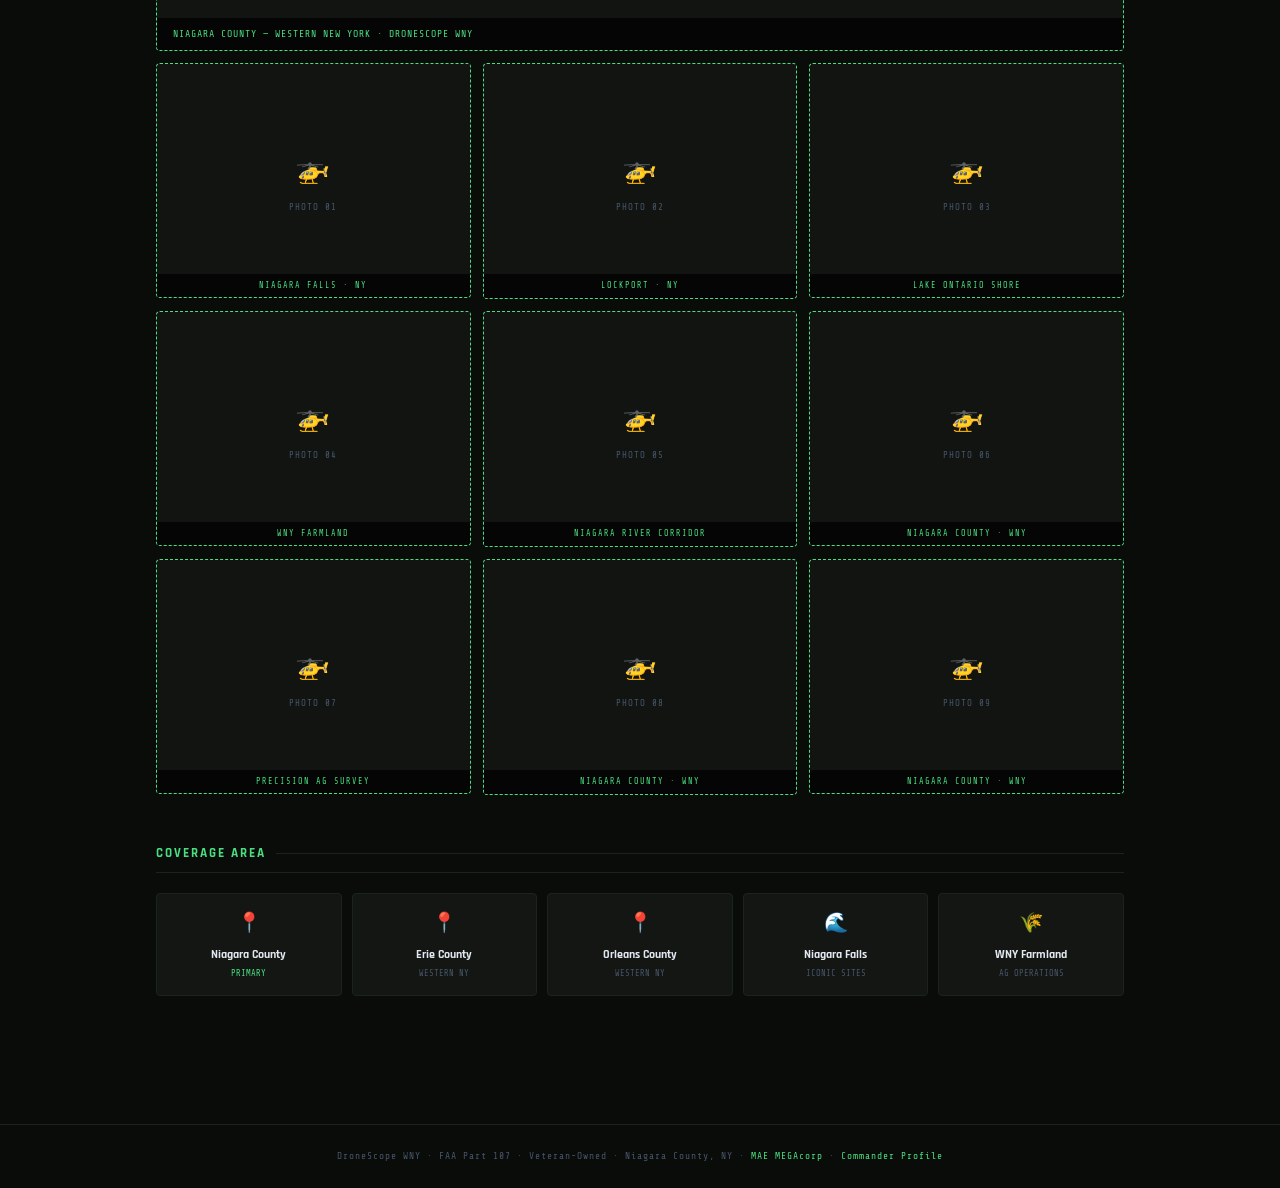
<file: docs/dronescope.html>
<!DOCTYPE html>
<html lang="en">
<head>
    <meta charset="UTF-8">
    <meta name="viewport" content="width=device-width, initial-scale=1.0">
    <meta name="theme-color" content="#4ade80">
    <title>DroneScope WNY — Veteran-Owned Aerial Operations</title>
    <link rel="preconnect" href="https://fonts.googleapis.com">
    <link rel="preconnect" href="https://fonts.gstatic.com" crossorigin>
    <link href="https://fonts.googleapis.com/css2?family=Share+Tech+Mono&family=Rajdhani:wght@400;600;700&display=swap" rel="stylesheet">
    <style>
        *, *::before, *::after { box-sizing: border-box; margin: 0; padding: 0; }
        :root {
            --bg-primary:     #0a0c0a;
            --bg-secondary:   #111411;
            --bg-card:        #131613;
            --accent:         #4ade80;
            --accent-glow:    rgba(74,222,128,0.10);
            --text-primary:   #e2e8f0;
            --text-secondary: #94a3b8;
            --text-muted:     #475569;
            --border:         #1a241a;
            --border-active:  #4ade80;
            --font-mono:      'Share Tech Mono', 'Courier New', monospace;
            --font-display:   'Rajdhani', sans-serif;
        }
        html, body { min-height: 100vh; background: var(--bg-primary); color: var(--text-primary); font-family: var(--font-mono); font-size: 14px; line-height: 1.6; }

        /* ── NAV ── */
        nav {
            background: var(--bg-secondary);
            border-bottom: 1px solid var(--border);
            padding: 12px 24px;
            display: flex;
            align-items: center;
            gap: 24px;
            position: sticky; top: 0; z-index: 100;
        }
        nav .brand { color: var(--accent); font-family: var(--font-display); font-weight: 700; font-size: 1.1rem; letter-spacing: 2px; text-decoration: none; }
        nav a { color: var(--text-secondary); text-decoration: none; font-size: 0.75rem; letter-spacing: 1px; transition: color 0.2s; }
        nav a:hover, nav a.active { color: var(--accent); }
        nav .spacer { flex: 1; }

        /* ── HERO ── */
        .hero {
            min-height: 320px;
            display: flex;
            flex-direction: column;
            align-items: center;
            justify-content: center;
            text-align: center;
            padding: 64px 24px 48px;
            border-bottom: 1px solid var(--border);
            background:
                radial-gradient(ellipse 60% 40% at 50% 0%, rgba(74,222,128,0.06) 0%, transparent 70%),
                var(--bg-primary);
            position: relative;
        }
        .hero-badge {
            display: inline-block;
            border: 1px solid var(--accent);
            color: var(--accent);
            font-size: 0.65rem;
            letter-spacing: 3px;
            padding: 4px 16px;
            border-radius: 2px;
            margin-bottom: 20px;
        }
        .hero-logo {
            font-size: 3.5rem;
            margin-bottom: 12px;
        }
        .hero-title {
            font-family: var(--font-display);
            font-size: clamp(2rem, 5vw, 3.5rem);
            font-weight: 900;
            letter-spacing: 2px;
            color: var(--text-primary);
            margin-bottom: 4px;
        }
        .hero-title span { color: var(--accent); }
        .hero-sub { color: var(--text-secondary); font-size: 0.82rem; letter-spacing: 1px; margin-bottom: 24px; max-width: 420px; }
        .hero-cta-row { display: flex; gap: 12px; justify-content: center; flex-wrap: wrap; }
        .btn-primary { background: var(--accent); color: #000; border: none; border-radius: 3px; padding: 10px 24px; font-family: var(--font-mono); font-size: 0.75rem; font-weight: 700; letter-spacing: 2px; cursor: pointer; text-decoration: none; }
        .btn-outline { background: transparent; color: var(--accent); border: 1px solid var(--accent); border-radius: 3px; padding: 10px 24px; font-family: var(--font-mono); font-size: 0.75rem; letter-spacing: 2px; cursor: pointer; text-decoration: none; }

        /* ── LAYOUT ── */
        .page-wrap { max-width: 1000px; margin: 0 auto; padding: 40px 16px 80px; }

        /* ── SECTION ── */
        .section { margin-bottom: 48px; }
        .section-header { display: flex; align-items: center; gap: 10px; margin-bottom: 20px; padding-bottom: 8px; border-bottom: 1px solid var(--border); }
        .section-header .label { font-family: var(--font-display); font-weight: 700; font-size: 0.95rem; letter-spacing: 2px; color: var(--accent); }
        .section-header .line { flex: 1; height: 1px; background: var(--border); }

        /* ── SERVICES GRID ── */
        .services-grid { display: grid; grid-template-columns: repeat(auto-fill, minmax(240px, 1fr)); gap: 14px; }
        .service-card {
            background: var(--bg-card);
            border: 1px solid var(--border);
            border-radius: 5px;
            padding: 20px;
            transition: border-color 0.2s;
        }
        .service-card:hover { border-color: rgba(74,222,128,0.4); }
        .service-icon { font-size: 1.8rem; margin-bottom: 10px; }
        .service-name { font-family: var(--font-display); font-weight: 700; font-size: 1rem; margin-bottom: 6px; }
        .service-desc { color: var(--text-secondary); font-size: 0.74rem; line-height: 1.7; }

        /* ── PHOTO GALLERY ── */
        .gallery-note {
            background: rgba(74,222,128,0.04);
            border: 1px solid rgba(74,222,128,0.2);
            border-radius: 4px;
            padding: 10px 16px;
            color: var(--text-muted);
            font-size: 0.68rem;
            letter-spacing: 0.5px;
            margin-bottom: 16px;
        }
        .gallery-note span { color: var(--accent); }

        .gallery-grid { display: grid; grid-template-columns: repeat(auto-fill, minmax(260px, 1fr)); gap: 12px; }
        .gallery-slot {
            background: var(--bg-secondary);
            border: 1px dashed var(--border-active);
            border-radius: 4px;
            aspect-ratio: 4/3;
            display: flex;
            flex-direction: column;
            align-items: center;
            justify-content: center;
            color: var(--text-muted);
            font-size: 0.7rem;
            letter-spacing: 1px;
            position: relative;
            overflow: hidden;
            cursor: pointer;
            transition: border-color 0.2s, background 0.2s;
        }
        .gallery-slot:hover { border-color: var(--accent); background: var(--accent-glow); }
        .gallery-slot img {
            position: absolute; inset: 0;
            width: 100%; height: 100%;
            object-fit: cover;
            border-radius: 3px;
        }
        .gallery-slot .slot-icon { font-size: 2rem; margin-bottom: 8px; }
        .gallery-slot .slot-text { font-size: 0.65rem; }
        .gallery-slot .caption {
            position: absolute;
            bottom: 0; left: 0; right: 0;
            background: rgba(0,0,0,0.75);
            color: var(--accent);
            font-size: 0.6rem;
            letter-spacing: 1px;
            padding: 5px 10px;
            text-align: center;
        }

        /* ── FEATURED LARGE ── */
        .gallery-featured {
            background: var(--bg-secondary);
            border: 1px dashed var(--border-active);
            border-radius: 4px;
            aspect-ratio: 16/7;
            display: flex;
            align-items: center;
            justify-content: center;
            color: var(--text-muted);
            font-size: 0.7rem;
            letter-spacing: 1px;
            margin-bottom: 12px;
            position: relative;
            overflow: hidden;
            cursor: pointer;
        }
        .gallery-featured:hover { background: var(--accent-glow); }
        .gallery-featured img { position: absolute; inset: 0; width: 100%; height: 100%; object-fit: cover; border-radius: 3px; }
        .gallery-featured .caption { position: absolute; bottom: 0; left: 0; right: 0; background: rgba(0,0,0,0.75); color: var(--accent); font-size: 0.7rem; letter-spacing: 1px; padding: 8px 16px; }

        /* ── CERT / STATS ── */
        .certs-row { display: flex; flex-wrap: wrap; gap: 12px; }
        .cert-badge {
            background: var(--bg-card);
            border: 1px solid var(--border);
            border-radius: 4px;
            padding: 14px 20px;
            display: flex; align-items: center; gap: 12px;
        }
        .cert-icon { font-size: 1.6rem; }
        .cert-title { font-family: var(--font-display); font-weight: 700; font-size: 0.88rem; }
        .cert-sub { color: var(--text-muted); font-size: 0.65rem; margin-top: 2px; }

        /* ── FOOTER ── */
        footer { border-top: 1px solid var(--border); padding: 24px; text-align: center; color: var(--text-muted); font-size: 0.68rem; letter-spacing: 1px; }
        footer a { color: var(--accent); text-decoration: none; }
    </style>
</head>
<body>

<nav>
    <a class="brand" href="index.html">MAE</a>
    <a href="profile.html">PROFILE</a>
    <a href="megacorp.html">MEGACORP</a>
    <a class="active" href="dronescope.html">DRONESCOPE</a>
    <div class="spacer"></div>
    <span style="color:var(--text-muted);font-size:0.65rem;">NIAGARA COUNTY, WNY</span>
</nav>

<!-- ── HERO ── -->
<div class="hero">
    <div class="hero-badge">FAA PART 107 · VETERAN-OWNED · WNY</div>
    <div class="hero-logo">🚁</div>
    <div class="hero-title">Drone<span>Scope</span> WNY</div>
    <div class="hero-sub">Veteran-owned drone operations &amp; precision agriculture. Niagara County, Western New York.</div>
    <div class="hero-cta-row">
        <a class="btn-primary" href="mailto:<!-- YOUR EMAIL HERE -->">REQUEST A FLIGHT</a>
        <a class="btn-outline" href="megacorp.html">ABOUT MEGACORP</a>
    </div>
</div>

<div class="page-wrap">

    <!-- ── CERTIFICATIONS ── -->
    <div class="section">
        <div class="certs-row">
            <div class="cert-badge">
                <div class="cert-icon">🏅</div>
                <div>
                    <div class="cert-title">FAA Part 107 Certified</div>
                    <div class="cert-sub">COMMERCIAL UAS OPERATIONS</div>
                </div>
            </div>
            <div class="cert-badge">
                <div class="cert-icon">🎖️</div>
                <div>
                    <div class="cert-title">Veteran-Owned Business</div>
                    <div class="cert-sub">NIAGARA COUNTY, WNY</div>
                </div>
            </div>
            <div class="cert-badge">
                <div class="cert-icon">📡</div>
                <div>
                    <div class="cert-title">Precision Agriculture</div>
                    <div class="cert-sub">NDVI · MAPPING · SURVEY</div>
                </div>
            </div>
        </div>
    </div>

    <!-- ── SERVICES ── -->
    <div class="section">
        <div class="section-header">
            <span class="label">SERVICES</span>
            <div class="line"></div>
        </div>
        <div class="services-grid">
            <div class="service-card">
                <div class="service-icon">🌾</div>
                <div class="service-name">Precision Agriculture</div>
                <div class="service-desc">NDVI crop health mapping, field surveys, irrigation analysis. Serving Niagara County farms and WNY agricultural operations.</div>
            </div>
            <div class="service-card">
                <div class="service-icon">📸</div>
                <div class="service-name">Aerial Photography</div>
                <div class="service-desc">High-resolution aerial photo and video. Real estate, events, construction progress, commercial campaigns.</div>
            </div>
            <div class="service-card">
                <div class="service-icon">🗺️</div>
                <div class="service-name">Mapping &amp; Survey</div>
                <div class="service-desc">Orthomosaic mapping, 3D modeling, topographic surveys. GIS-ready outputs for municipalities and developers.</div>
            </div>
            <div class="service-card">
                <div class="service-icon">🔍</div>
                <div class="service-name">Inspection</div>
                <div class="service-desc">Infrastructure, rooftop, and utility inspections. Safe, efficient access to hard-to-reach locations without scaffolding.</div>
            </div>
            <div class="service-card">
                <div class="service-icon">🏛️</div>
                <div class="service-name">Government &amp; Municipal</div>
                <div class="service-desc">Emergency response support, municipal surveys, public works documentation. Niagara County and WNY region.</div>
            </div>
            <div class="service-card">
                <div class="service-icon">🎬</div>
                <div class="service-name">Cinematic Video</div>
                <div class="service-desc">Branded aerial cinematography for commercial clients, documentaries, and promotional content across Western New York.</div>
            </div>
        </div>
    </div>

    <!-- ── AERIAL GALLERY ── -->
    <div class="section">
        <div class="section-header">
            <span class="label">AERIAL GALLERY — NIAGARA COUNTY</span>
            <div class="line"></div>
        </div>

        <div class="gallery-note">
            <span>// HOW TO ADD YOUR DRONE PHOTOS</span><br>
            Option A: Drop image files into <span>docs/img/drone/</span> and update each &lt;img src=""&gt; tag below.<br>
            Option B: Google Drive — Share the file publicly, get the file ID from the URL, then use:
            <span>https://drive.google.com/uc?export=view&amp;id=FILE_ID_HERE</span> as the src.
        </div>

        <!-- Featured shot -->
        <div class="gallery-featured">
            <!--
                TO ADD FEATURED PHOTO:
                <img src="img/drone/featured.jpg" alt="Niagara County aerial">
                OR: <img src="https://drive.google.com/uc?export=view&id=YOUR_FILE_ID" alt="...">
            -->
            <div style="text-align:center;">
                <div style="font-size:3rem;margin-bottom:12px;">🚁</div>
                <div style="letter-spacing:2px;">FEATURED AERIAL SHOT</div>
                <div style="font-size:0.65rem;color:var(--accent);margin-top:4px;">REPLACE WITH YOUR BEST NIAGARA COUNTY PHOTO</div>
            </div>
            <div class="caption">NIAGARA COUNTY — WESTERN NEW YORK · DRONESCOPE WNY</div>
        </div>

        <!-- Grid -->
        <div class="gallery-grid">

            <div class="gallery-slot">
                <!-- <img src="img/drone/nc-01.jpg" alt="Niagara County 1"> -->
                <div class="slot-icon">🚁</div>
                <div class="slot-text">PHOTO 01</div>
                <div class="caption">NIAGARA FALLS · NY</div>
            </div>

            <div class="gallery-slot">
                <!-- <img src="img/drone/nc-02.jpg" alt="Niagara County 2"> -->
                <div class="slot-icon">🚁</div>
                <div class="slot-text">PHOTO 02</div>
                <div class="caption">LOCKPORT · NY</div>
            </div>

            <div class="gallery-slot">
                <!-- <img src="img/drone/nc-03.jpg" alt="Niagara County 3"> -->
                <div class="slot-icon">🚁</div>
                <div class="slot-text">PHOTO 03</div>
                <div class="caption">LAKE ONTARIO SHORE</div>
            </div>

            <div class="gallery-slot">
                <!-- <img src="img/drone/nc-04.jpg" alt="Niagara County 4"> -->
                <div class="slot-icon">🚁</div>
                <div class="slot-text">PHOTO 04</div>
                <div class="caption">WNY FARMLAND</div>
            </div>

            <div class="gallery-slot">
                <!-- <img src="img/drone/nc-05.jpg" alt="Niagara County 5"> -->
                <div class="slot-icon">🚁</div>
                <div class="slot-text">PHOTO 05</div>
                <div class="caption">NIAGARA RIVER CORRIDOR</div>
            </div>

            <div class="gallery-slot">
                <!-- <img src="img/drone/nc-06.jpg" alt="Niagara County 6"> -->
                <div class="slot-icon">🚁</div>
                <div class="slot-text">PHOTO 06</div>
                <div class="caption">NIAGARA COUNTY · WNY</div>
            </div>

            <div class="gallery-slot">
                <!-- <img src="img/drone/nc-07.jpg" alt="Niagara County 7"> -->
                <div class="slot-icon">🚁</div>
                <div class="slot-text">PHOTO 07</div>
                <div class="caption">PRECISION AG SURVEY</div>
            </div>

            <div class="gallery-slot">
                <!-- <img src="img/drone/nc-08.jpg" alt="Niagara County 8"> -->
                <div class="slot-icon">🚁</div>
                <div class="slot-text">PHOTO 08</div>
                <div class="caption">NIAGARA COUNTY · WNY</div>
            </div>

            <div class="gallery-slot">
                <!-- <img src="img/drone/nc-09.jpg" alt="Niagara County 9"> -->
                <div class="slot-icon">🚁</div>
                <div class="slot-text">PHOTO 09</div>
                <div class="caption">NIAGARA COUNTY · WNY</div>
            </div>

        </div>
    </div>

    <!-- ── COVERAGE AREA ── -->
    <div class="section">
        <div class="section-header">
            <span class="label">COVERAGE AREA</span>
            <div class="line"></div>
        </div>
        <div style="display:grid;grid-template-columns:repeat(auto-fill,minmax(180px,1fr));gap:10px;">
            <div style="background:var(--bg-card);border:1px solid var(--border);border-radius:4px;padding:14px;text-align:center;">
                <div style="font-size:1.4rem;margin-bottom:6px;">📍</div>
                <div style="font-family:var(--font-display);font-weight:700;font-size:0.88rem;">Niagara County</div>
                <div style="color:var(--accent);font-size:0.62rem;margin-top:2px;">PRIMARY</div>
            </div>
            <div style="background:var(--bg-card);border:1px solid var(--border);border-radius:4px;padding:14px;text-align:center;">
                <div style="font-size:1.4rem;margin-bottom:6px;">📍</div>
                <div style="font-family:var(--font-display);font-weight:700;font-size:0.88rem;">Erie County</div>
                <div style="color:var(--text-muted);font-size:0.62rem;margin-top:2px;">WESTERN NY</div>
            </div>
            <div style="background:var(--bg-card);border:1px solid var(--border);border-radius:4px;padding:14px;text-align:center;">
                <div style="font-size:1.4rem;margin-bottom:6px;">📍</div>
                <div style="font-family:var(--font-display);font-weight:700;font-size:0.88rem;">Orleans County</div>
                <div style="color:var(--text-muted);font-size:0.62rem;margin-top:2px;">WESTERN NY</div>
            </div>
            <div style="background:var(--bg-card);border:1px solid var(--border);border-radius:4px;padding:14px;text-align:center;">
                <div style="font-size:1.4rem;margin-bottom:6px;">🌊</div>
                <div style="font-family:var(--font-display);font-weight:700;font-size:0.88rem;">Niagara Falls</div>
                <div style="color:var(--text-muted);font-size:0.62rem;margin-top:2px;">ICONIC SITES</div>
            </div>
            <div style="background:var(--bg-card);border:1px solid var(--border);border-radius:4px;padding:14px;text-align:center;">
                <div style="font-size:1.4rem;margin-bottom:6px;">🌾</div>
                <div style="font-family:var(--font-display);font-weight:700;font-size:0.88rem;">WNY Farmland</div>
                <div style="color:var(--text-muted);font-size:0.62rem;margin-top:2px;">AG OPERATIONS</div>
            </div>
        </div>
    </div>

</div>

<footer>
    DroneScope WNY · FAA Part 107 · Veteran-Owned · Niagara County, NY ·
    <a href="megacorp.html">MAE MEGAcorp</a> · <a href="profile.html">Commander Profile</a>
</footer>

</body>
</html>
</file>
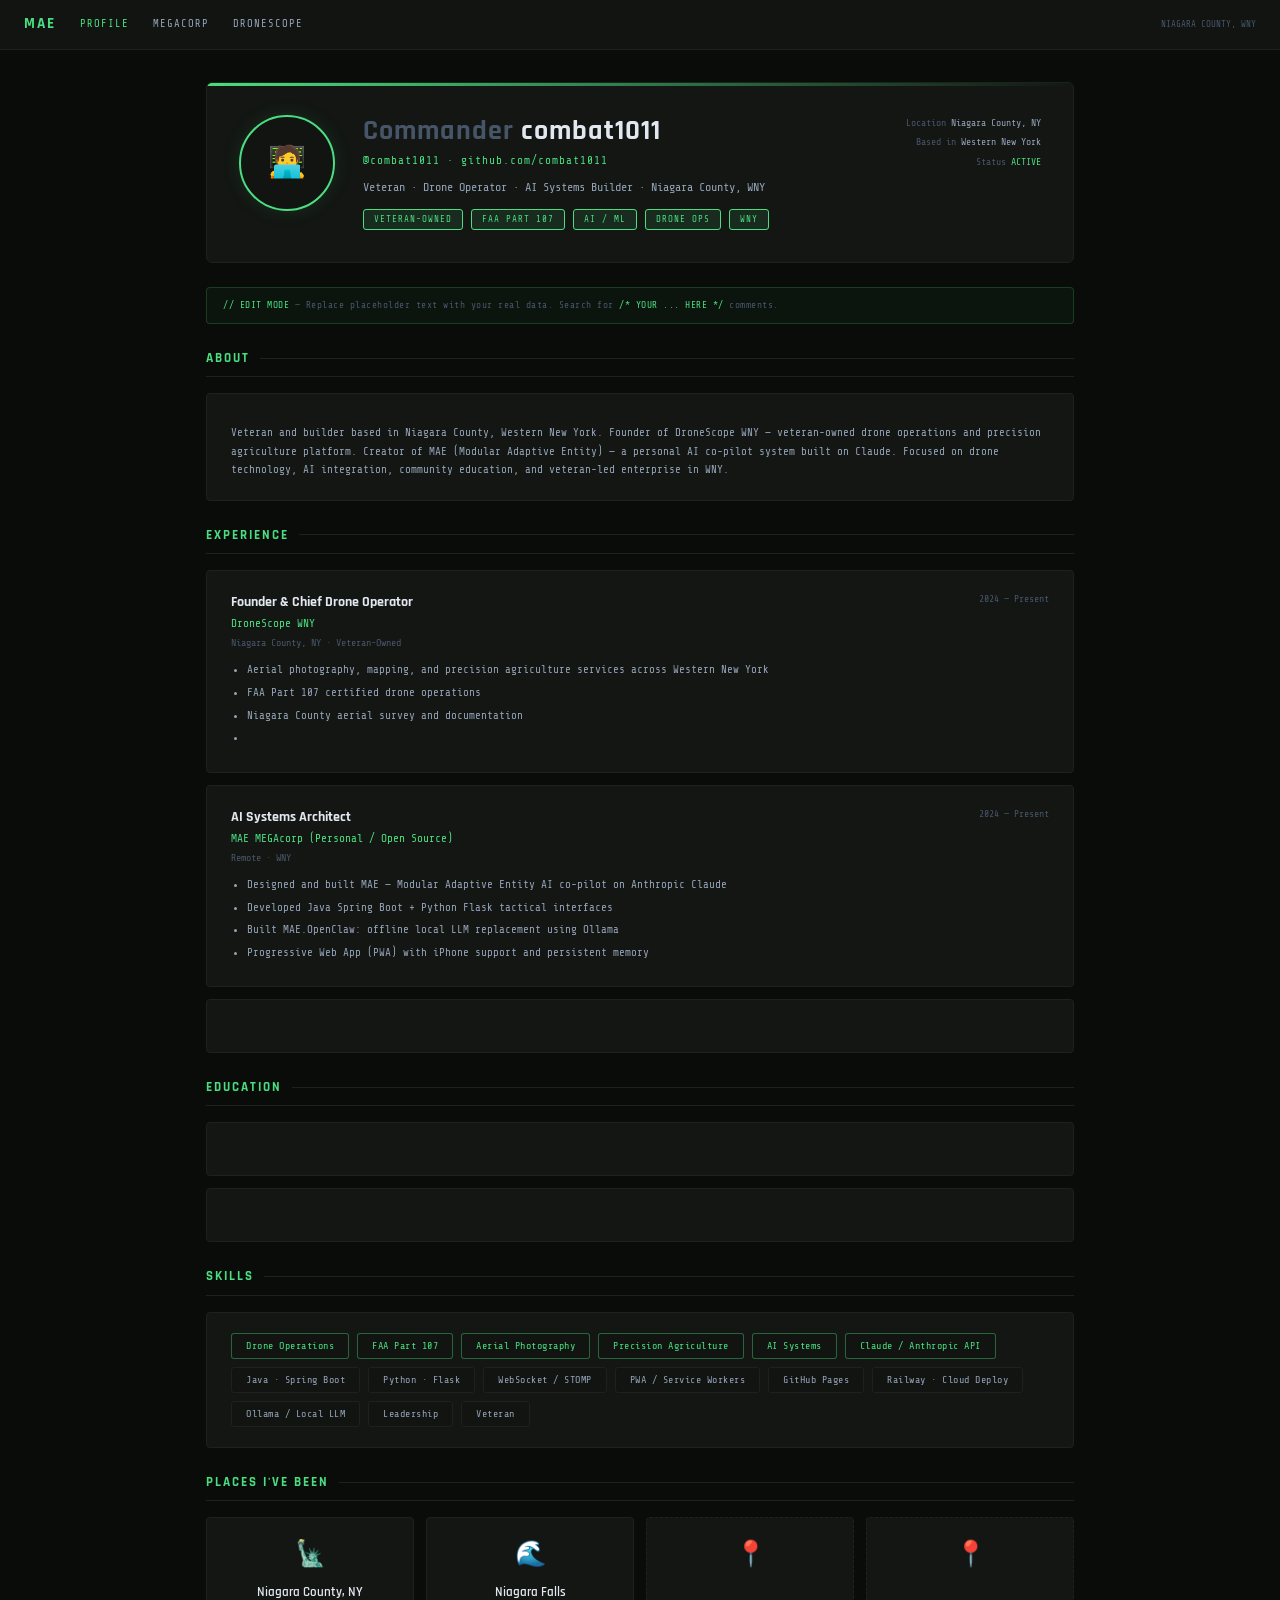
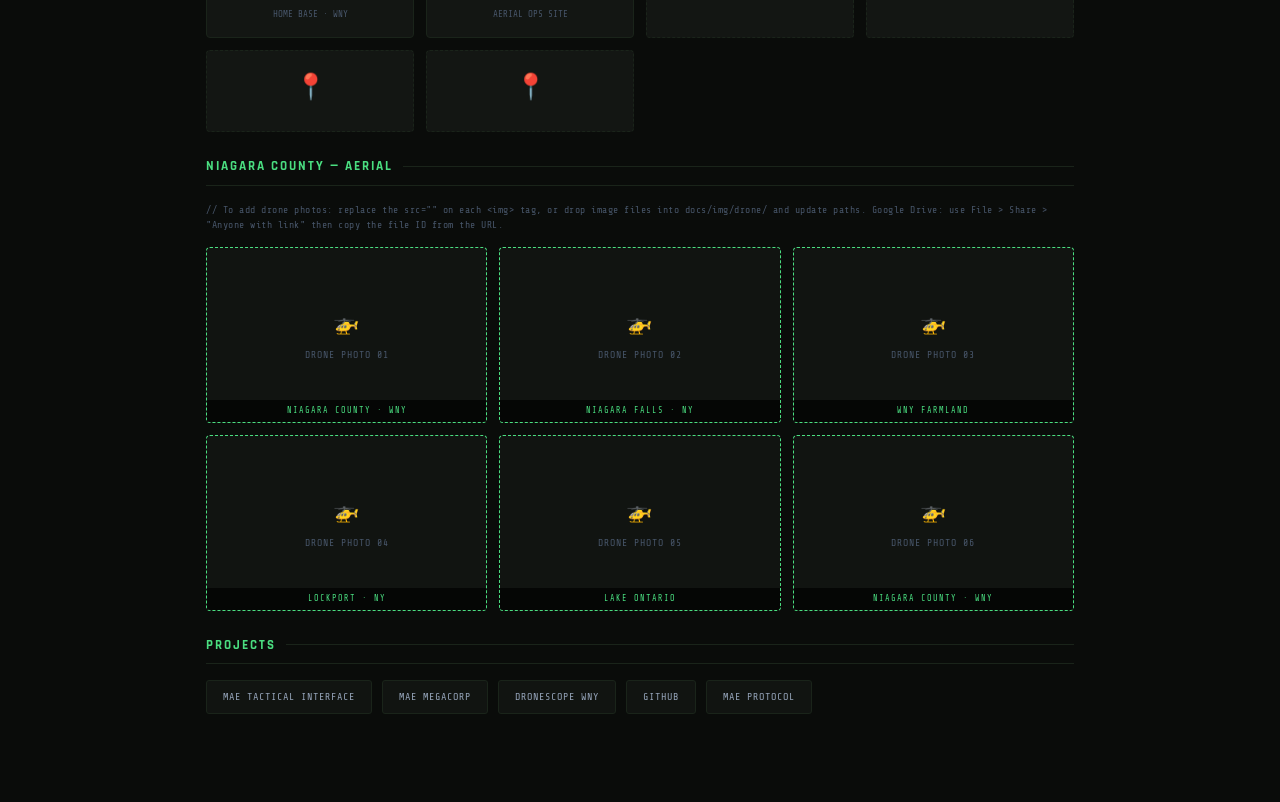
<file: docs/profile.html>
<!DOCTYPE html>
<html lang="en">
<head>
    <meta charset="UTF-8">
    <meta name="viewport" content="width=device-width, initial-scale=1.0">
    <meta name="theme-color" content="#4ade80">
    <title>Commander Profile — combat1011</title>
    <link rel="preconnect" href="https://fonts.googleapis.com">
    <link rel="preconnect" href="https://fonts.gstatic.com" crossorigin>
    <link href="https://fonts.googleapis.com/css2?family=Share+Tech+Mono&family=Rajdhani:wght@400;600;700&display=swap" rel="stylesheet">
    <style>
        *, *::before, *::after { box-sizing: border-box; margin: 0; padding: 0; }
        :root {
            --bg-primary:     #0a0c0a;
            --bg-secondary:   #111411;
            --bg-card:        #131613;
            --accent:         #4ade80;
            --accent-dim:     #22c55e;
            --accent-glow:    rgba(74,222,128,0.10);
            --text-primary:   #e2e8f0;
            --text-secondary: #94a3b8;
            --text-muted:     #475569;
            --border:         #1a241a;
            --border-active:  #4ade80;
            --font-mono:      'Share Tech Mono', 'Courier New', monospace;
            --font-display:   'Rajdhani', sans-serif;
        }
        html, body { min-height: 100vh; background: var(--bg-primary); color: var(--text-primary); font-family: var(--font-mono); font-size: 14px; line-height: 1.6; }

        /* ── NAV ── */
        nav {
            background: var(--bg-secondary);
            border-bottom: 1px solid var(--border);
            padding: 12px 24px;
            display: flex;
            align-items: center;
            gap: 24px;
            position: sticky;
            top: 0;
            z-index: 100;
        }
        nav .brand { color: var(--accent); font-family: var(--font-display); font-weight: 700; font-size: 1.1rem; letter-spacing: 2px; text-decoration: none; }
        nav a { color: var(--text-secondary); text-decoration: none; font-size: 0.75rem; letter-spacing: 1px; transition: color 0.2s; }
        nav a:hover, nav a.active { color: var(--accent); }
        nav .spacer { flex: 1; }

        /* ── LAYOUT ── */
        .page-wrap { max-width: 900px; margin: 0 auto; padding: 32px 16px 64px; }

        /* ── HERO CARD ── */
        .hero-card {
            background: var(--bg-card);
            border: 1px solid var(--border);
            border-radius: 6px;
            padding: 32px;
            display: flex;
            gap: 28px;
            align-items: flex-start;
            margin-bottom: 24px;
            position: relative;
            overflow: hidden;
        }
        .hero-card::before {
            content: '';
            position: absolute;
            top: 0; left: 0; right: 0;
            height: 3px;
            background: linear-gradient(90deg, var(--accent), transparent);
        }
        .avatar-ring {
            flex-shrink: 0;
            width: 96px; height: 96px;
            border-radius: 50%;
            border: 2px solid var(--accent);
            background: var(--bg-secondary);
            display: flex; align-items: center; justify-content: center;
            font-size: 2.2rem;
            box-shadow: 0 0 20px var(--accent-glow);
        }
        .hero-info { flex: 1; }
        .hero-name {
            font-family: var(--font-display);
            font-size: 2rem;
            font-weight: 700;
            color: var(--text-primary);
            letter-spacing: 1px;
            line-height: 1.2;
        }
        .hero-handle { color: var(--accent); font-size: 0.8rem; margin: 4px 0 8px; letter-spacing: 1px; }
        .hero-title { color: var(--text-secondary); font-size: 0.85rem; margin-bottom: 12px; }
        .hero-tags { display: flex; flex-wrap: wrap; gap: 8px; }
        .tag {
            background: var(--accent-glow);
            border: 1px solid var(--border-active);
            color: var(--accent);
            border-radius: 3px;
            padding: 2px 10px;
            font-size: 0.65rem;
            letter-spacing: 1px;
        }
        .hero-meta {
            display: flex; flex-direction: column; gap: 4px;
            align-items: flex-end;
            flex-shrink: 0;
        }
        .meta-item { color: var(--text-muted); font-size: 0.7rem; text-align: right; }
        .meta-item span { color: var(--text-secondary); }

        /* ── SECTION ── */
        .section { margin-bottom: 24px; }
        .section-header {
            display: flex;
            align-items: center;
            gap: 10px;
            margin-bottom: 16px;
            padding-bottom: 8px;
            border-bottom: 1px solid var(--border);
        }
        .section-header .label {
            font-family: var(--font-display);
            font-weight: 700;
            font-size: 0.9rem;
            letter-spacing: 2px;
            color: var(--accent);
        }
        .section-header .line { flex: 1; height: 1px; background: var(--border); }

        /* ── CARDS ── */
        .card {
            background: var(--bg-card);
            border: 1px solid var(--border);
            border-radius: 4px;
            padding: 20px 24px;
            margin-bottom: 12px;
            position: relative;
        }
        .card:hover { border-color: rgba(74,222,128,0.3); }
        .card-top { display: flex; justify-content: space-between; align-items: flex-start; gap: 12px; }
        .card-title { font-family: var(--font-display); font-weight: 700; font-size: 1rem; color: var(--text-primary); }
        .card-org { color: var(--accent); font-size: 0.8rem; margin-top: 2px; }
        .card-date { color: var(--text-muted); font-size: 0.7rem; white-space: nowrap; flex-shrink: 0; }
        .card-location { color: var(--text-muted); font-size: 0.72rem; margin-top: 2px; }
        .card-body { color: var(--text-secondary); font-size: 0.78rem; margin-top: 10px; line-height: 1.7; }
        .card-body ul { padding-left: 16px; }
        .card-body li { margin-bottom: 4px; }

        /* ── SKILLS ── */
        .skills-grid { display: flex; flex-wrap: wrap; gap: 8px; }
        .skill-pill {
            background: var(--bg-secondary);
            border: 1px solid var(--border);
            border-radius: 3px;
            padding: 4px 14px;
            font-size: 0.72rem;
            color: var(--text-secondary);
            letter-spacing: 0.5px;
            transition: border-color 0.2s, color 0.2s;
        }
        .skill-pill:hover { border-color: var(--accent); color: var(--accent); }
        .skill-pill.highlight { border-color: rgba(74,222,128,0.4); color: var(--accent); }

        /* ── PLACES ── */
        .places-grid { display: grid; grid-template-columns: repeat(auto-fill, minmax(200px, 1fr)); gap: 12px; }
        .place-card {
            background: var(--bg-card);
            border: 1px solid var(--border);
            border-radius: 4px;
            padding: 16px;
            text-align: center;
        }
        .place-card .flag { font-size: 1.8rem; margin-bottom: 8px; }
        .place-card .place-name { font-family: var(--font-display); font-weight: 600; font-size: 0.9rem; color: var(--text-primary); }
        .place-card .place-note { color: var(--text-muted); font-size: 0.65rem; margin-top: 4px; }

        /* ── DRONE GALLERY ── */
        .drone-grid { display: grid; grid-template-columns: repeat(auto-fill, minmax(240px, 1fr)); gap: 12px; }
        .drone-slot {
            background: var(--bg-secondary);
            border: 1px dashed var(--border-active);
            border-radius: 4px;
            aspect-ratio: 16/10;
            display: flex;
            flex-direction: column;
            align-items: center;
            justify-content: center;
            color: var(--text-muted);
            font-size: 0.7rem;
            letter-spacing: 1px;
            position: relative;
            overflow: hidden;
            cursor: pointer;
            transition: border-color 0.2s, background 0.2s;
        }
        .drone-slot:hover { border-color: var(--accent); background: var(--accent-glow); }
        .drone-slot img { position: absolute; inset: 0; width: 100%; height: 100%; object-fit: cover; border-radius: 3px; }
        .drone-slot .slot-label { font-size: 1.5rem; margin-bottom: 6px; }
        .drone-slot .slot-caption {
            position: absolute;
            bottom: 0; left: 0; right: 0;
            background: rgba(0,0,0,0.7);
            color: var(--accent);
            font-size: 0.6rem;
            letter-spacing: 1px;
            padding: 4px 8px;
            text-align: center;
        }

        /* ── LINKS ── */
        .links-row { display: flex; flex-wrap: wrap; gap: 10px; }
        .link-btn {
            background: var(--bg-secondary);
            border: 1px solid var(--border);
            border-radius: 3px;
            padding: 8px 16px;
            color: var(--text-secondary);
            text-decoration: none;
            font-size: 0.72rem;
            letter-spacing: 1px;
            transition: border-color 0.2s, color 0.2s;
        }
        .link-btn:hover { border-color: var(--accent); color: var(--accent); }

        /* ── EDIT NOTE ── */
        .edit-note {
            background: rgba(74,222,128,0.04);
            border: 1px solid rgba(74,222,128,0.2);
            border-radius: 4px;
            padding: 10px 16px;
            color: var(--text-muted);
            font-size: 0.68rem;
            letter-spacing: 0.5px;
            margin-bottom: 24px;
        }
        .edit-note span { color: var(--accent); }

        @media (max-width: 600px) {
            .hero-card { flex-direction: column; }
            .hero-meta { align-items: flex-start; }
            .card-top { flex-direction: column; }
        }
    </style>
</head>
<body>

<nav>
    <a class="brand" href="index.html">MAE</a>
    <a class="active" href="profile.html">PROFILE</a>
    <a href="megacorp.html">MEGACORP</a>
    <a href="dronescope.html">DRONESCOPE</a>
    <div class="spacer"></div>
    <span style="color:var(--text-muted);font-size:0.65rem;">NIAGARA COUNTY, WNY</span>
</nav>

<div class="page-wrap">

    <!-- ── HERO ── -->
    <div class="hero-card">
        <div class="avatar-ring">&#x1F9D1;&#x200D;&#x1F4BB;</div>
        <div class="hero-info">
            <div class="hero-name"><!-- YOUR FULL NAME HERE --><span style="color:var(--text-muted);">Commander</span> combat1011</div>
            <div class="hero-handle">@combat1011 · github.com/combat1011</div>
            <div class="hero-title">Veteran · Drone Operator · AI Systems Builder · Niagara County, WNY</div>
            <div class="hero-tags">
                <span class="tag">VETERAN-OWNED</span>
                <span class="tag">FAA PART 107</span>
                <span class="tag">AI / ML</span>
                <span class="tag">DRONE OPS</span>
                <span class="tag">WNY</span>
            </div>
        </div>
        <div class="hero-meta">
            <div class="meta-item">Location <span>Niagara County, NY</span></div>
            <div class="meta-item">Based in <span>Western New York</span></div>
            <div class="meta-item">Status <span style="color:var(--accent);">ACTIVE</span></div>
        </div>
    </div>

    <div class="edit-note">
        <span>// EDIT MODE</span> — Replace placeholder text with your real data. Search for <span>/* YOUR ... HERE */</span> comments.
    </div>

    <!-- ── ABOUT ── -->
    <div class="section">
        <div class="section-header">
            <span class="label">ABOUT</span>
            <div class="line"></div>
        </div>
        <div class="card">
            <div class="card-body">
                <!-- YOUR BIO HERE — 2-4 sentences -->
                Veteran and builder based in Niagara County, Western New York.
                Founder of DroneScope WNY — veteran-owned drone operations and precision agriculture platform.
                Creator of MAE (Modular Adaptive Entity) — a personal AI co-pilot system built on Claude.
                Focused on drone technology, AI integration, community education, and veteran-led enterprise in WNY.
            </div>
        </div>
    </div>

    <!-- ── EXPERIENCE ── -->
    <div class="section">
        <div class="section-header">
            <span class="label">EXPERIENCE</span>
            <div class="line"></div>
        </div>

        <div class="card">
            <div class="card-top">
                <div>
                    <div class="card-title">Founder &amp; Chief Drone Operator</div>
                    <div class="card-org">DroneScope WNY</div>
                    <div class="card-location">Niagara County, NY · Veteran-Owned</div>
                </div>
                <div class="card-date"><!-- START DATE --> 2024 — Present</div>
            </div>
            <div class="card-body">
                <ul>
                    <li>Aerial photography, mapping, and precision agriculture services across Western New York</li>
                    <li>FAA Part 107 certified drone operations</li>
                    <li>Niagara County aerial survey and documentation</li>
                    <li><!-- ADD MORE DETAILS --></li>
                </ul>
            </div>
        </div>

        <div class="card">
            <div class="card-top">
                <div>
                    <div class="card-title">AI Systems Architect</div>
                    <div class="card-org">MAE MEGAcorp (Personal / Open Source)</div>
                    <div class="card-location">Remote · WNY</div>
                </div>
                <div class="card-date">2024 — Present</div>
            </div>
            <div class="card-body">
                <ul>
                    <li>Designed and built MAE — Modular Adaptive Entity AI co-pilot on Anthropic Claude</li>
                    <li>Developed Java Spring Boot + Python Flask tactical interfaces</li>
                    <li>Built MAE.OpenClaw: offline local LLM replacement using Ollama</li>
                    <li>Progressive Web App (PWA) with iPhone support and persistent memory</li>
                </ul>
            </div>
        </div>

        <div class="card">
            <div class="card-top">
                <div>
                    <div class="card-title"><!-- JOB TITLE --></div>
                    <div class="card-org"><!-- EMPLOYER / UNIT --></div>
                    <div class="card-location"><!-- LOCATION --></div>
                </div>
                <div class="card-date"><!-- DATES --></div>
            </div>
            <div class="card-body"><!-- YOUR MILITARY / WORK HISTORY HERE --></div>
        </div>

    </div>

    <!-- ── EDUCATION ── -->
    <div class="section">
        <div class="section-header">
            <span class="label">EDUCATION</span>
            <div class="line"></div>
        </div>

        <div class="card">
            <div class="card-top">
                <div>
                    <div class="card-title"><!-- DEGREE / PROGRAM --></div>
                    <div class="card-org"><!-- SCHOOL NAME --></div>
                    <div class="card-location"><!-- LOCATION --></div>
                </div>
                <div class="card-date"><!-- YEARS --></div>
            </div>
            <div class="card-body"><!-- FIELD OF STUDY, HONORS, NOTES --></div>
        </div>

        <div class="card">
            <div class="card-top">
                <div>
                    <div class="card-title"><!-- DEGREE / PROGRAM --></div>
                    <div class="card-org"><!-- SCHOOL NAME --></div>
                    <div class="card-location"><!-- LOCATION --></div>
                </div>
                <div class="card-date"><!-- YEARS --></div>
            </div>
            <div class="card-body"><!-- FIELD OF STUDY, HONORS, NOTES --></div>
        </div>

    </div>

    <!-- ── SKILLS ── -->
    <div class="section">
        <div class="section-header">
            <span class="label">SKILLS</span>
            <div class="line"></div>
        </div>
        <div class="card">
            <div class="skills-grid">
                <span class="skill-pill highlight">Drone Operations</span>
                <span class="skill-pill highlight">FAA Part 107</span>
                <span class="skill-pill highlight">Aerial Photography</span>
                <span class="skill-pill highlight">Precision Agriculture</span>
                <span class="skill-pill highlight">AI Systems</span>
                <span class="skill-pill highlight">Claude / Anthropic API</span>
                <span class="skill-pill">Java · Spring Boot</span>
                <span class="skill-pill">Python · Flask</span>
                <span class="skill-pill">WebSocket / STOMP</span>
                <span class="skill-pill">PWA / Service Workers</span>
                <span class="skill-pill">GitHub Pages</span>
                <span class="skill-pill">Railway · Cloud Deploy</span>
                <span class="skill-pill">Ollama / Local LLM</span>
                <span class="skill-pill">Leadership</span>
                <span class="skill-pill">Veteran</span>
                <!-- ADD MORE SKILLS -->
            </div>
        </div>
    </div>

    <!-- ── PLACES ── -->
    <div class="section">
        <div class="section-header">
            <span class="label">PLACES I'VE BEEN</span>
            <div class="line"></div>
        </div>
        <div class="places-grid">
            <div class="place-card">
                <div class="flag">🗽</div>
                <div class="place-name">Niagara County, NY</div>
                <div class="place-note">HOME BASE · WNY</div>
            </div>
            <div class="place-card">
                <div class="flag">🌊</div>
                <div class="place-name">Niagara Falls</div>
                <div class="place-note">AERIAL OPS SITE</div>
            </div>
            <!-- ADD PLACES BELOW — copy this block -->
            <div class="place-card" style="border-style:dashed;">
                <div class="flag">📍</div>
                <div class="place-name"><!-- PLACE NAME --></div>
                <div class="place-note"><!-- NOTE --></div>
            </div>
            <div class="place-card" style="border-style:dashed;">
                <div class="flag">📍</div>
                <div class="place-name"><!-- PLACE NAME --></div>
                <div class="place-note"><!-- NOTE --></div>
            </div>
            <div class="place-card" style="border-style:dashed;">
                <div class="flag">📍</div>
                <div class="place-name"><!-- PLACE NAME --></div>
                <div class="place-note"><!-- NOTE --></div>
            </div>
            <div class="place-card" style="border-style:dashed;">
                <div class="flag">📍</div>
                <div class="place-name"><!-- PLACE NAME --></div>
                <div class="place-note"><!-- NOTE --></div>
            </div>
        </div>
    </div>

    <!-- ── DRONE PHOTO GALLERY ── -->
    <div class="section">
        <div class="section-header">
            <span class="label">NIAGARA COUNTY — AERIAL</span>
            <div class="line"></div>
        </div>
        <p style="color:var(--text-muted);font-size:0.7rem;margin-bottom:14px;letter-spacing:0.5px;">
            // To add drone photos: replace the src="" on each &lt;img&gt; tag, or drop image files into docs/img/drone/ and update paths.
            Google Drive: use File &gt; Share &gt; "Anyone with link" then copy the file ID from the URL.
        </p>
        <div class="drone-grid">
            <div class="drone-slot">
                <!-- <img src="img/drone/niagara-01.jpg" alt="Niagara aerial 1"> -->
                <div class="slot-label">🚁</div>
                <div>DRONE PHOTO 01</div>
                <div class="slot-caption">NIAGARA COUNTY · WNY</div>
            </div>
            <div class="drone-slot">
                <!-- <img src="img/drone/niagara-02.jpg" alt="Niagara aerial 2"> -->
                <div class="slot-label">🚁</div>
                <div>DRONE PHOTO 02</div>
                <div class="slot-caption">NIAGARA FALLS · NY</div>
            </div>
            <div class="drone-slot">
                <!-- <img src="img/drone/niagara-03.jpg" alt="Niagara aerial 3"> -->
                <div class="slot-label">🚁</div>
                <div>DRONE PHOTO 03</div>
                <div class="slot-caption">WNY FARMLAND</div>
            </div>
            <div class="drone-slot">
                <!-- <img src="img/drone/niagara-04.jpg" alt="Niagara aerial 4"> -->
                <div class="slot-label">🚁</div>
                <div>DRONE PHOTO 04</div>
                <div class="slot-caption">LOCKPORT · NY</div>
            </div>
            <div class="drone-slot">
                <!-- <img src="img/drone/niagara-05.jpg" alt="Niagara aerial 5"> -->
                <div class="slot-label">🚁</div>
                <div>DRONE PHOTO 05</div>
                <div class="slot-caption">LAKE ONTARIO</div>
            </div>
            <div class="drone-slot">
                <!-- <img src="img/drone/niagara-06.jpg" alt="Niagara aerial 6"> -->
                <div class="slot-label">🚁</div>
                <div>DRONE PHOTO 06</div>
                <div class="slot-caption">NIAGARA COUNTY · WNY</div>
            </div>
        </div>
    </div>

    <!-- ── PROJECTS ── -->
    <div class="section">
        <div class="section-header">
            <span class="label">PROJECTS</span>
            <div class="line"></div>
        </div>
        <div class="links-row">
            <a class="link-btn" href="index.html">MAE TACTICAL INTERFACE</a>
            <a class="link-btn" href="megacorp.html">MAE MEGACORP</a>
            <a class="link-btn" href="dronescope.html">DRONESCOPE WNY</a>
            <a class="link-btn" href="https://github.com/combat1011" target="_blank">GITHUB</a>
            <a class="link-btn" href="https://github.com/combat1011/My-Autonomous-Entity" target="_blank">MAE PROTOCOL</a>
        </div>
    </div>

</div>

</body>
</html>
</file>
<file: docs/css/style.css>
@import url('https://fonts.googleapis.com/css2?family=Share+Tech+Mono&family=Rajdhani:wght@400;600;700&display=swap');

/* ── API KEY MODAL ── */
.modal-overlay {
    position: fixed;
    top: 0; left: 0; right: 0; bottom: 0;
    background: rgba(0, 0, 0, 0.85);
    display: flex;
    align-items: center;
    justify-content: center;
    z-index: 1000;
}

.modal-box {
    background: var(--bg-secondary);
    border: 1px solid var(--border-active);
    border-radius: 4px;
    padding: 28px 32px;
    max-width: 400px;
    width: 90%;
    box-shadow: 0 0 40px rgba(74, 222, 128, 0.15);
}

*, *::before, *::after {
    box-sizing: border-box;
    margin: 0;
    padding: 0;
}

:root {
    --bg-primary:       #0a0c0a;
    --bg-secondary:     #111411;
    --bg-card:          #131613;
    --bg-card-active:   #0c1a0c;
    --accent:           #4ade80;
    --accent-dim:       #22c55e;
    --accent-glow:      rgba(74, 222, 128, 0.12);
    --text-primary:     #e2e8f0;
    --text-secondary:   #94a3b8;
    --text-muted:       #475569;
    --border:           #1a241a;
    --border-active:    #4ade80;
    --console-bg:       #0b0d0b;
    --color-mae:        #4ade80;
    --color-commander:  #60a5fa;
    --color-system:     #475569;
    --color-echo:       #86efac;
    --color-sonar:      #38bdf8;   /* Perplexity Sonar — cyan */
    --color-sonar-glow: rgba(56, 189, 248, 0.12);
    --font-mono:        'Share Tech Mono', 'Courier New', monospace;
    --font-display:     'Rajdhani', sans-serif;
}

html, body {
    min-height: 100vh;
    background-color: var(--bg-primary);
    color: var(--text-primary);
    font-family: var(--font-mono);
    font-size: 14px;
    line-height: 1.6;
    overflow-x: hidden;
    display: flex;
    flex-direction: column;
}

/* ── HEADER ── */
.mae-header {
    display: flex;
    justify-content: space-between;
    align-items: flex-start;
    padding: 18px 24px 14px;
    border-bottom: 1px solid var(--border);
    flex-shrink: 0;
}

.mae-brand {
    display: flex;
    flex-direction: column;
}

.mae-title {
    font-family: var(--font-display);
    font-size: 2rem;
    font-weight: 700;
    color: var(--accent);
    letter-spacing: 0.18em;
    line-height: 1;
    text-shadow: 0 0 24px rgba(74, 222, 128, 0.35);
}

.mae-subtitle {
    font-size: 0.68rem;
    color: var(--text-secondary);
    letter-spacing: 0.22em;
    margin-top: 4px;
}

.mae-status {
    display: flex;
    align-items: center;
    gap: 8px;
    font-size: 0.72rem;
    letter-spacing: 0.18em;
    color: var(--text-secondary);
    padding-top: 4px;
}

.status-dot {
    width: 10px;
    height: 10px;
    border-radius: 50%;
    background-color: var(--accent);
    box-shadow: 0 0 10px rgba(74, 222, 128, 0.7);
    animation: pulse 2.5s ease-in-out infinite;
    flex-shrink: 0;
}

.status-dot.offline {
    background-color: #ef4444;
    box-shadow: 0 0 10px rgba(239, 68, 68, 0.7);
    animation: none;
}

.status-dot.connecting {
    background-color: #f59e0b;
    box-shadow: 0 0 10px rgba(245, 158, 11, 0.7);
}

@keyframes pulse {
    0%, 100% { opacity: 1; transform: scale(1); }
    50%       { opacity: 0.55; transform: scale(0.9); }
}

/* ── OOL TRIANGLE ── */
.ool-section {
    display: grid;
    grid-template-columns: repeat(3, 1fr);
    gap: 10px;
    padding: 16px 24px;
    border-bottom: 1px solid var(--border);
    flex-shrink: 0;
}

.ool-card {
    background: var(--bg-card);
    border: 1px solid var(--border);
    border-radius: 3px;
    padding: 14px 16px;
    cursor: pointer;
    transition: border-color 0.2s, background 0.2s, box-shadow 0.2s;
    min-height: 96px;
    user-select: none;
}

.ool-card:hover {
    border-color: var(--accent-dim);
    background: rgba(34, 197, 94, 0.04);
}

.ool-card.active {
    background: var(--bg-card-active);
    border-color: var(--border-active);
    box-shadow: 0 0 14px var(--accent-glow);
}

.ool-number {
    font-size: 0.62rem;
    color: var(--text-muted);
    letter-spacing: 0.18em;
    margin-bottom: 6px;
    transition: color 0.2s;
}

.ool-card.active .ool-number {
    color: var(--accent);
}

.ool-title {
    font-family: var(--font-display);
    font-size: 1.25rem;
    font-weight: 600;
    color: var(--text-muted);
    margin-bottom: 5px;
    transition: color 0.2s;
}

.ool-card.active .ool-title {
    color: var(--text-primary);
}

.ool-desc {
    font-size: 0.7rem;
    color: var(--text-muted);
    line-height: 1.5;
}

.ool-card.active .ool-desc {
    color: var(--text-secondary);
}

/* ── GOLD CODES ── */
.gold-codes-section {
    padding: 14px 24px;
    border-bottom: 1px solid var(--border);
    flex-shrink: 0;
}

.section-label {
    font-size: 0.62rem;
    color: var(--text-muted);
    letter-spacing: 0.24em;
    margin-bottom: 10px;
}

.gold-codes-grid {
    display: grid;
    grid-template-columns: repeat(4, 1fr);
    gap: 7px;
}

.gold-btn {
    background: var(--bg-card);
    border: 1px solid var(--border);
    color: var(--text-secondary);
    font-family: var(--font-mono);
    font-size: 0.7rem;
    padding: 7px 10px;
    text-align: left;
    cursor: pointer;
    border-radius: 2px;
    transition: border-color 0.15s, color 0.15s, background 0.15s, transform 0.1s;
    white-space: nowrap;
    overflow: hidden;
    text-overflow: ellipsis;
}

.gold-btn:hover {
    border-color: var(--accent-dim);
    color: var(--accent);
    background: rgba(34, 197, 94, 0.07);
}

.gold-btn:active {
    transform: scale(0.97);
    background: rgba(34, 197, 94, 0.14);
}

.gold-btn--athena {
    border-color: #7c3aed44;
    color: #a78bfa;
}

.gold-btn--athena:hover {
    border-color: #7c3aed;
    color: #c4b5fd;
    background: rgba(124, 58, 237, 0.1);
}

/* ── MEMORY PANEL ── */
.memory-section {
    padding: 14px 24px;
    border-bottom: 1px solid var(--border);
    flex-shrink: 0;
}

.memory-section .section-label {
    display: flex;
    justify-content: space-between;
    align-items: center;
}

.memory-toggle {
    background: none;
    border: 1px solid var(--border);
    color: var(--text-muted);
    font-family: var(--font-mono);
    font-size: 0.58rem;
    padding: 2px 8px;
    cursor: pointer;
    border-radius: 2px;
    letter-spacing: 0.12em;
    transition: border-color 0.15s, color 0.15s;
}

.memory-toggle:hover {
    border-color: var(--accent-dim);
    color: var(--accent);
}

.memory-panel {
    margin-top: 10px;
}

.memory-list {
    max-height: 140px;
    overflow-y: auto;
    margin-bottom: 8px;
}

.memory-list::-webkit-scrollbar       { width: 4px; }
.memory-list::-webkit-scrollbar-track { background: var(--bg-primary); }
.memory-list::-webkit-scrollbar-thumb { background: var(--border); border-radius: 2px; }

.memory-empty {
    color: var(--text-muted);
    font-size: 0.7rem;
    font-style: italic;
}

.memory-row {
    display: flex;
    align-items: center;
    gap: 8px;
    padding: 4px 0;
    font-size: 0.72rem;
    border-bottom: 1px solid rgba(26, 36, 26, 0.5);
}

.memory-cat {
    color: var(--accent-dim);
    font-size: 0.6rem;
    flex-shrink: 0;
}

.memory-key {
    color: var(--text-primary);
    font-weight: 600;
    flex-shrink: 0;
}

.memory-val {
    color: var(--text-secondary);
    flex: 1;
    overflow: hidden;
    text-overflow: ellipsis;
    white-space: nowrap;
}

.memory-del {
    background: none;
    border: none;
    color: #ef4444;
    font-size: 1rem;
    cursor: pointer;
    padding: 0 4px;
    opacity: 0.5;
    transition: opacity 0.15s;
    flex-shrink: 0;
}

.memory-del:hover { opacity: 1; }

.memory-input-row {
    display: flex;
    gap: 6px;
}

.memory-key-input,
.memory-value-input {
    background: var(--console-bg);
    border: 1px solid var(--border);
    color: var(--text-primary);
    font-family: var(--font-mono);
    font-size: 0.72rem;
    padding: 6px 10px;
    border-radius: 2px;
    outline: none;
    caret-color: var(--accent);
}

.memory-key-input   { width: 120px; flex-shrink: 0; }
.memory-value-input { flex: 1; }

.memory-key-input::placeholder,
.memory-value-input::placeholder { color: var(--text-muted); }

/* ── TACTICAL CONSOLE ── */
.console-section {
    display: flex;
    flex-direction: column;
    margin: 0 24px 0;
    border: 1px solid var(--border);
    border-radius: 3px;
    overflow: hidden;
    flex: 1;
    min-height: 240px;
}

.console-header {
    display: flex;
    align-items: center;
    gap: 12px;
    background: #080a08;
    padding: 7px 14px;
    border-bottom: 1px solid var(--border);
    font-size: 0.65rem;
    color: var(--text-muted);
    letter-spacing: 0.12em;
    flex-shrink: 0;
}

.console-dots {
    display: flex;
    gap: 5px;
}

.dot {
    width: 8px;
    height: 8px;
    border-radius: 50%;
    background: var(--text-muted);
    opacity: 0.4;
}

.console-title strong {
    color: var(--text-secondary);
}

.console-output {
    background: var(--console-bg);
    padding: 10px 16px;
    flex: 1;
    overflow-y: auto;
    font-size: 0.78rem;
    line-height: 1.85;
    display: flex;
    flex-direction: column;
}

.console-output::-webkit-scrollbar       { width: 4px; }
.console-output::-webkit-scrollbar-track { background: var(--bg-primary); }
.console-output::-webkit-scrollbar-thumb { background: var(--border); border-radius: 2px; }

.console-line {
    display: block;
    white-space: pre-wrap;
    word-break: break-word;
}

.console-line.mae       { color: var(--color-mae); }
.console-line.commander { color: var(--color-commander); }
.console-line.system    { color: var(--color-system); font-style: italic; }
.console-line.echo      { color: var(--color-echo); font-weight: bold; letter-spacing: 0.05em; }
.console-line.sonar     { color: var(--color-sonar); }

.console-input-row {
    display: flex;
    border-top: 1px solid var(--border);
    flex-shrink: 0;
}

.console-input {
    flex: 1;
    background: var(--console-bg);
    border: none;
    outline: none;
    color: var(--text-primary);
    font-family: var(--font-mono);
    font-size: 0.82rem;
    padding: 11px 16px;
    caret-color: var(--accent);
}

.console-input::placeholder { color: var(--text-muted); }

.submit-btn {
    background: var(--bg-card);
    border: none;
    border-left: 1px solid var(--border);
    color: var(--text-muted);
    font-family: var(--font-mono);
    font-size: 0.68rem;
    padding: 11px 20px;
    cursor: pointer;
    letter-spacing: 0.18em;
    transition: background 0.15s, color 0.15s;
    flex-shrink: 0;
}

.submit-btn:hover {
    background: rgba(74, 222, 128, 0.08);
    color: var(--accent);
}

/* ── STATUS BAR ── */
.status-bar {
    display: flex;
    justify-content: space-between;
    align-items: center;
    padding: 8px 24px;
    background: #080a08;
    border-top: 1px solid var(--border);
    flex-shrink: 0;
    margin-top: auto;
}

.echo-states {
    display: flex;
    gap: 7px;
}

.echo-btn {
    background: none;
    border: 1px solid var(--border);
    color: var(--text-muted);
    font-family: var(--font-mono);
    font-size: 0.62rem;
    padding: 3px 9px;
    cursor: pointer;
    border-radius: 2px;
    letter-spacing: 0.08em;
    transition: border-color 0.15s, color 0.15s, background 0.15s;
}

.echo-btn:hover {
    color: var(--text-secondary);
    border-color: var(--text-muted);
}

/* Active echo states */
#echo-GOLD.active   { background: rgba(74, 222, 128, 0.12); border-color: var(--accent);  color: var(--accent); }
#echo-BLACK.active  { background: rgba(30, 41, 59, 0.5);    border-color: #475569;        color: #94a3b8; }
#echo-STATIC.active { background: rgba(100, 116, 139, 0.15); border-color: #64748b;       color: #94a3b8; }
#echo-VOID.active   { background: rgba(124, 58, 237, 0.15); border-color: #7c3aed;        color: #a78bfa; }

/* ── INTEL TOGGLE ── */
.intel-toggle {
    display: flex;
    gap: 6px;
}

.intel-btn {
    background: none;
    border: 1px solid var(--border);
    color: var(--text-muted);
    font-family: var(--font-mono);
    font-size: 0.62rem;
    padding: 3px 9px;
    cursor: pointer;
    border-radius: 2px;
    letter-spacing: 0.08em;
    transition: border-color 0.15s, color 0.15s, background 0.15s;
}

.intel-btn:hover {
    color: var(--text-secondary);
    border-color: var(--text-muted);
}

#intel-CLAUDE.active     { background: rgba(74, 222, 128, 0.1);  border-color: var(--accent);    color: var(--accent); }
#intel-PERPLEXITY.active { background: var(--color-sonar-glow);  border-color: var(--color-sonar); color: var(--color-sonar); }
#intel-AUTO.active       { background: rgba(148, 163, 184, 0.08); border-color: #64748b;          color: #94a3b8; }

.mode-indicator {
    color: var(--text-muted);
    font-size: 0.62rem;
    letter-spacing: 0.12em;
}

/* ── RESPONSIVE ── */
@media (max-width: 860px) {
    .gold-codes-grid { grid-template-columns: repeat(3, 1fr); }
}

@media (max-width: 640px) {
    .ool-section     { grid-template-columns: 1fr; }
    .gold-codes-grid { grid-template-columns: repeat(2, 1fr); }
    .mae-header      { padding: 14px 16px 10px; }
}
</file>
<file: docs/css/pages.css>
/* MAE — Multi-Page Site Shared Styles
   Builds on existing css/style.css variables.
   Covers: nav, profile, drone, megacorp pages.
*/

@import url('https://fonts.googleapis.com/css2?family=Inter:wght@300;400;500;600;700&display=swap');

:root {
    --nav-height:        56px;
    --gold:              #fbbf24;
    --gold-dim:          #d97706;
    --gold-glow:         rgba(251, 191, 36, 0.10);
    --corp-red:          #f43f5e;
    --corp-red-dim:      #e11d48;
    --corp-red-glow:     rgba(244, 63, 94, 0.10);
    --drone-sky:         #38bdf8;
    --drone-sky-glow:    rgba(56, 189, 248, 0.10);
    --font-sans:         'Inter', system-ui, -apple-system, sans-serif;
    --card-radius:       6px;
    --transition:        0.18s ease;
    --max-w:             1100px;
    --section-py:        72px;
}

/* ── RESET FOR NEW PAGES ── */
.page-wrap *,
.page-wrap *::before,
.page-wrap *::after { box-sizing: border-box; margin: 0; padding: 0; }

.page-wrap {
    min-height: 100vh;
    background: var(--bg-primary);
    color: var(--text-primary);
    font-family: var(--font-sans);
    font-size: 15px;
    line-height: 1.6;
}

/* ── SITE NAVIGATION ── */
.site-nav {
    position: sticky;
    top: 0;
    z-index: 200;
    display: flex;
    align-items: center;
    justify-content: space-between;
    padding: 0 28px;
    height: var(--nav-height);
    background: rgba(10, 12, 10, 0.96);
    border-bottom: 1px solid var(--border);
    backdrop-filter: blur(14px);
    -webkit-backdrop-filter: blur(14px);
}

.nav-brand {
    display: flex;
    align-items: baseline;
    gap: 10px;
    text-decoration: none;
}

.nav-logo {
    font-family: var(--font-display);
    font-size: 1.5rem;
    font-weight: 700;
    color: var(--accent);
    letter-spacing: 0.2em;
    text-shadow: 0 0 20px rgba(74, 222, 128, 0.35);
    line-height: 1;
}

.nav-wordmark {
    font-family: var(--font-mono);
    font-size: 0.58rem;
    color: var(--text-muted);
    letter-spacing: 0.22em;
    text-transform: uppercase;
}

.nav-links {
    display: flex;
    align-items: center;
    gap: 2px;
}

.nav-link {
    color: var(--text-muted);
    text-decoration: none;
    font-family: var(--font-mono);
    font-size: 0.62rem;
    letter-spacing: 0.14em;
    text-transform: uppercase;
    padding: 6px 12px;
    border-radius: 3px;
    border: 1px solid transparent;
    transition: color var(--transition), border-color var(--transition), background var(--transition);
}

.nav-link:hover {
    color: var(--accent);
    border-color: var(--border);
    background: var(--accent-glow);
}

.nav-link.active {
    color: var(--accent);
    border-color: var(--border-active);
    background: var(--accent-glow);
}

/* ── HERO BASE ── */
.page-hero {
    position: relative;
    overflow: hidden;
    border-bottom: 1px solid var(--border);
}

.hero-grid-bg {
    position: absolute;
    inset: 0;
    background-image:
        linear-gradient(rgba(74, 222, 128, 0.03) 1px, transparent 1px),
        linear-gradient(90deg, rgba(74, 222, 128, 0.03) 1px, transparent 1px);
    background-size: 48px 48px;
    pointer-events: none;
}

/* ── SECTION WRAPPER ── */
.page-section {
    max-width: var(--max-w);
    margin: 0 auto;
    padding: var(--section-py) 28px;
}

.section-eyebrow {
    font-family: var(--font-mono);
    font-size: 0.6rem;
    letter-spacing: 0.26em;
    color: var(--accent);
    text-transform: uppercase;
    margin-bottom: 10px;
}

.section-title {
    font-family: var(--font-display);
    font-size: 2.1rem;
    font-weight: 700;
    color: var(--text-primary);
    line-height: 1.15;
    margin-bottom: 8px;
}

.section-rule {
    width: 44px;
    height: 2px;
    background: var(--accent);
    margin: 16px 0 36px;
    box-shadow: 0 0 8px rgba(74, 222, 128, 0.4);
    border: none;
}

.section-body {
    color: var(--text-secondary);
    font-size: 0.95rem;
    line-height: 1.75;
    max-width: 720px;
}

/* ── CARD ── */
.card {
    background: var(--bg-card);
    border: 1px solid var(--border);
    border-radius: var(--card-radius);
    padding: 24px;
    transition: border-color var(--transition), box-shadow var(--transition);
}

.card:hover {
    border-color: rgba(74, 222, 128, 0.25);
    box-shadow: 0 4px 32px rgba(74, 222, 128, 0.05);
}

.card-label {
    font-family: var(--font-mono);
    font-size: 0.58rem;
    letter-spacing: 0.2em;
    color: var(--text-muted);
    text-transform: uppercase;
    margin-bottom: 10px;
}

.card-title {
    font-family: var(--font-display);
    font-size: 1.25rem;
    font-weight: 600;
    color: var(--text-primary);
    margin-bottom: 6px;
}

.card-body {
    font-size: 0.88rem;
    color: var(--text-secondary);
    line-height: 1.65;
}

/* ── GRID LAYOUTS ── */
.grid-2 { display: grid; grid-template-columns: repeat(2, 1fr); gap: 16px; }
.grid-3 { display: grid; grid-template-columns: repeat(3, 1fr); gap: 16px; }
.grid-4 { display: grid; grid-template-columns: repeat(4, 1fr); gap: 16px; }
.grid-auto { display: grid; grid-template-columns: repeat(auto-fill, minmax(260px, 1fr)); gap: 16px; }

/* ── PLATFORM BADGE ── */
.platform-badge {
    display: inline-flex;
    align-items: center;
    gap: 8px;
    padding: 7px 14px;
    background: var(--bg-secondary);
    border: 1px solid var(--border);
    border-radius: 4px;
    font-family: var(--font-mono);
    font-size: 0.62rem;
    color: var(--text-muted);
    letter-spacing: 0.1em;
    text-decoration: none;
    text-transform: uppercase;
    cursor: pointer;
    transition: border-color var(--transition), color var(--transition), background var(--transition);
    user-select: none;
}

.platform-badge:hover,
.platform-badge:focus {
    border-color: var(--accent-dim);
    color: var(--accent);
    background: var(--accent-glow);
}

.platform-badge.connected {
    border-color: rgba(74, 222, 128, 0.3);
    color: var(--text-secondary);
}

.badge-dot {
    width: 7px;
    height: 7px;
    border-radius: 50%;
    background: var(--text-muted);
    flex-shrink: 0;
    transition: background var(--transition), box-shadow var(--transition);
}

.platform-badge.connected .badge-dot {
    background: var(--accent);
    box-shadow: 0 0 6px rgba(74, 222, 128, 0.6);
    animation: pulse-dot 2.5s ease-in-out infinite;
}

@keyframes pulse-dot {
    0%, 100% { opacity: 1; }
    50%       { opacity: 0.5; }
}

.badge-icon {
    font-size: 0.9rem;
    flex-shrink: 0;
}

/* ── SKILL TAG ── */
.skill-tag {
    display: inline-block;
    padding: 4px 12px;
    background: var(--bg-secondary);
    border: 1px solid var(--border);
    border-radius: 3px;
    font-family: var(--font-mono);
    font-size: 0.63rem;
    color: var(--text-secondary);
    letter-spacing: 0.08em;
    transition: border-color var(--transition), color var(--transition), background var(--transition);
}

.skill-tag:hover {
    border-color: var(--accent-dim);
    color: var(--accent);
    background: var(--accent-glow);
}

.skill-tag.highlight {
    border-color: rgba(74, 222, 128, 0.4);
    color: var(--accent);
    background: var(--accent-glow);
}

/* ── TIMELINE ── */
.timeline {
    display: flex;
    flex-direction: column;
    gap: 0;
}

.timeline-item {
    display: grid;
    grid-template-columns: 140px 1fr;
    gap: 0 24px;
    position: relative;
    padding-bottom: 32px;
}

.timeline-item::before {
    content: '';
    position: absolute;
    left: 148px;
    top: 6px;
    bottom: 0;
    width: 1px;
    background: var(--border);
}

.timeline-item:last-child::before { display: none; }

.timeline-date {
    font-family: var(--font-mono);
    font-size: 0.62rem;
    color: var(--text-muted);
    letter-spacing: 0.1em;
    text-align: right;
    padding-top: 2px;
    line-height: 1.4;
}

.timeline-content {
    padding-left: 24px;
    position: relative;
}

.timeline-content::before {
    content: '◈';
    position: absolute;
    left: -8px;
    top: 0;
    color: var(--accent);
    font-size: 0.75rem;
    line-height: 1.2;
}

.timeline-role {
    font-family: var(--font-display);
    font-size: 1.1rem;
    font-weight: 600;
    color: var(--text-primary);
    margin-bottom: 2px;
}

.timeline-org {
    font-family: var(--font-mono);
    font-size: 0.68rem;
    color: var(--accent);
    letter-spacing: 0.1em;
    margin-bottom: 8px;
}

.timeline-desc {
    font-size: 0.88rem;
    color: var(--text-secondary);
    line-height: 1.65;
}

/* ── STAT BLOCK ── */
.stat-block {
    display: flex;
    flex-direction: column;
    gap: 2px;
}

.stat-value {
    font-family: var(--font-display);
    font-size: 2rem;
    font-weight: 700;
    color: var(--accent);
    line-height: 1;
    text-shadow: 0 0 16px rgba(74, 222, 128, 0.3);
}

.stat-label {
    font-family: var(--font-mono);
    font-size: 0.6rem;
    color: var(--text-muted);
    letter-spacing: 0.16em;
    text-transform: uppercase;
}

/* ── CTA BUTTON ── */
.cta-btn {
    display: inline-flex;
    align-items: center;
    gap: 8px;
    padding: 12px 24px;
    background: var(--accent);
    color: #0a0c0a;
    font-family: var(--font-mono);
    font-size: 0.72rem;
    font-weight: 700;
    letter-spacing: 0.16em;
    text-transform: uppercase;
    text-decoration: none;
    border: none;
    border-radius: 3px;
    cursor: pointer;
    transition: background var(--transition), box-shadow var(--transition), transform 0.1s;
    box-shadow: 0 0 20px rgba(74, 222, 128, 0.2);
}

.cta-btn:hover {
    background: var(--accent-dim);
    box-shadow: 0 0 28px rgba(74, 222, 128, 0.35);
}

.cta-btn:active { transform: scale(0.98); }

.cta-btn.ghost {
    background: transparent;
    color: var(--accent);
    border: 1px solid var(--border-active);
    box-shadow: none;
}

.cta-btn.ghost:hover {
    background: var(--accent-glow);
    box-shadow: 0 0 16px rgba(74, 222, 128, 0.15);
}

/* ── VIDEO EMBED ── */
.video-container {
    position: relative;
    width: 100%;
    padding-bottom: 56.25%; /* 16:9 */
    height: 0;
    overflow: hidden;
    border-radius: var(--card-radius);
    border: 1px solid var(--border);
    background: #000;
}

.video-container iframe {
    position: absolute;
    top: 0; left: 0;
    width: 100%; height: 100%;
    border: none;
}

.video-placeholder {
    position: absolute;
    inset: 0;
    display: flex;
    flex-direction: column;
    align-items: center;
    justify-content: center;
    background: var(--bg-card);
    color: var(--text-muted);
    gap: 10px;
}

.video-placeholder-icon {
    font-size: 2.5rem;
    opacity: 0.4;
}

.video-placeholder-label {
    font-family: var(--font-mono);
    font-size: 0.65rem;
    letter-spacing: 0.18em;
    text-transform: uppercase;
}

/* ── ALERT / NOTICE ── */
.notice {
    padding: 12px 16px;
    background: var(--bg-secondary);
    border: 1px solid var(--border);
    border-left: 3px solid var(--accent);
    border-radius: 0 4px 4px 0;
    font-family: var(--font-mono);
    font-size: 0.7rem;
    color: var(--text-secondary);
    line-height: 1.5;
}

/* ── GITHUB LIVE WIDGET ── */
.github-widget {
    background: var(--bg-secondary);
    border: 1px solid var(--border);
    border-radius: var(--card-radius);
    overflow: hidden;
}

.github-widget-header {
    display: flex;
    align-items: center;
    gap: 10px;
    padding: 12px 16px;
    border-bottom: 1px solid var(--border);
    background: rgba(0, 0, 0, 0.2);
}

.github-widget-title {
    font-family: var(--font-mono);
    font-size: 0.62rem;
    color: var(--text-muted);
    letter-spacing: 0.16em;
    text-transform: uppercase;
    flex: 1;
}

.github-live-dot {
    width: 7px;
    height: 7px;
    border-radius: 50%;
    background: var(--accent);
    box-shadow: 0 0 6px rgba(74, 222, 128, 0.5);
    animation: pulse-dot 2.5s ease-in-out infinite;
}

.github-widget-body {
    padding: 16px;
    display: flex;
    flex-direction: column;
    gap: 10px;
}

.repo-row {
    display: flex;
    align-items: flex-start;
    justify-content: space-between;
    gap: 12px;
    padding: 8px 0;
    border-bottom: 1px solid rgba(26, 36, 26, 0.5);
}

.repo-row:last-child { border-bottom: none; }

.repo-name {
    font-family: var(--font-mono);
    font-size: 0.72rem;
    color: var(--accent);
    text-decoration: none;
    letter-spacing: 0.06em;
}

.repo-desc {
    font-size: 0.78rem;
    color: var(--text-muted);
    margin-top: 2px;
}

.repo-meta {
    display: flex;
    gap: 10px;
    flex-shrink: 0;
    font-family: var(--font-mono);
    font-size: 0.6rem;
    color: var(--text-muted);
    white-space: nowrap;
}

.repo-lang {
    display: flex;
    align-items: center;
    gap: 4px;
}

.lang-dot {
    width: 8px;
    height: 8px;
    border-radius: 50%;
    flex-shrink: 0;
}

/* ── PAGE FOOTER ── */
.page-footer {
    border-top: 1px solid var(--border);
    padding: 28px;
    background: #080a08;
}

.footer-inner {
    max-width: var(--max-w);
    margin: 0 auto;
    display: flex;
    align-items: center;
    justify-content: space-between;
    gap: 16px;
    flex-wrap: wrap;
}

.footer-brand {
    font-family: var(--font-mono);
    font-size: 0.62rem;
    color: var(--text-muted);
    letter-spacing: 0.14em;
}

.footer-brand strong {
    color: var(--accent);
}

.footer-links {
    display: flex;
    gap: 16px;
}

.footer-links a {
    font-family: var(--font-mono);
    font-size: 0.58rem;
    color: var(--text-muted);
    text-decoration: none;
    letter-spacing: 0.12em;
    text-transform: uppercase;
    transition: color var(--transition);
}

.footer-links a:hover { color: var(--accent); }

/* ── RESPONSIVE ── */
@media (max-width: 900px) {
    .grid-3 { grid-template-columns: repeat(2, 1fr); }
    .grid-4 { grid-template-columns: repeat(2, 1fr); }
    .timeline-item { grid-template-columns: 100px 1fr; }
    .timeline-item::before { left: 108px; }
}

@media (max-width: 680px) {
    :root { --section-py: 48px; }
    .site-nav { padding: 0 16px; }
    .nav-wordmark { display: none; }
    .grid-2 { grid-template-columns: 1fr; }
    .grid-3 { grid-template-columns: 1fr; }
    .grid-4 { grid-template-columns: repeat(2, 1fr); }
    .section-title { font-size: 1.6rem; }
    .timeline-item { grid-template-columns: 1fr; gap: 4px; }
    .timeline-item::before { display: none; }
    .timeline-date { text-align: left; }
    .timeline-content { padding-left: 16px; }
}

@media (max-width: 420px) {
    .nav-link { padding: 6px 8px; font-size: 0.56rem; }
    .grid-4 { grid-template-columns: 1fr; }
}
</file>
